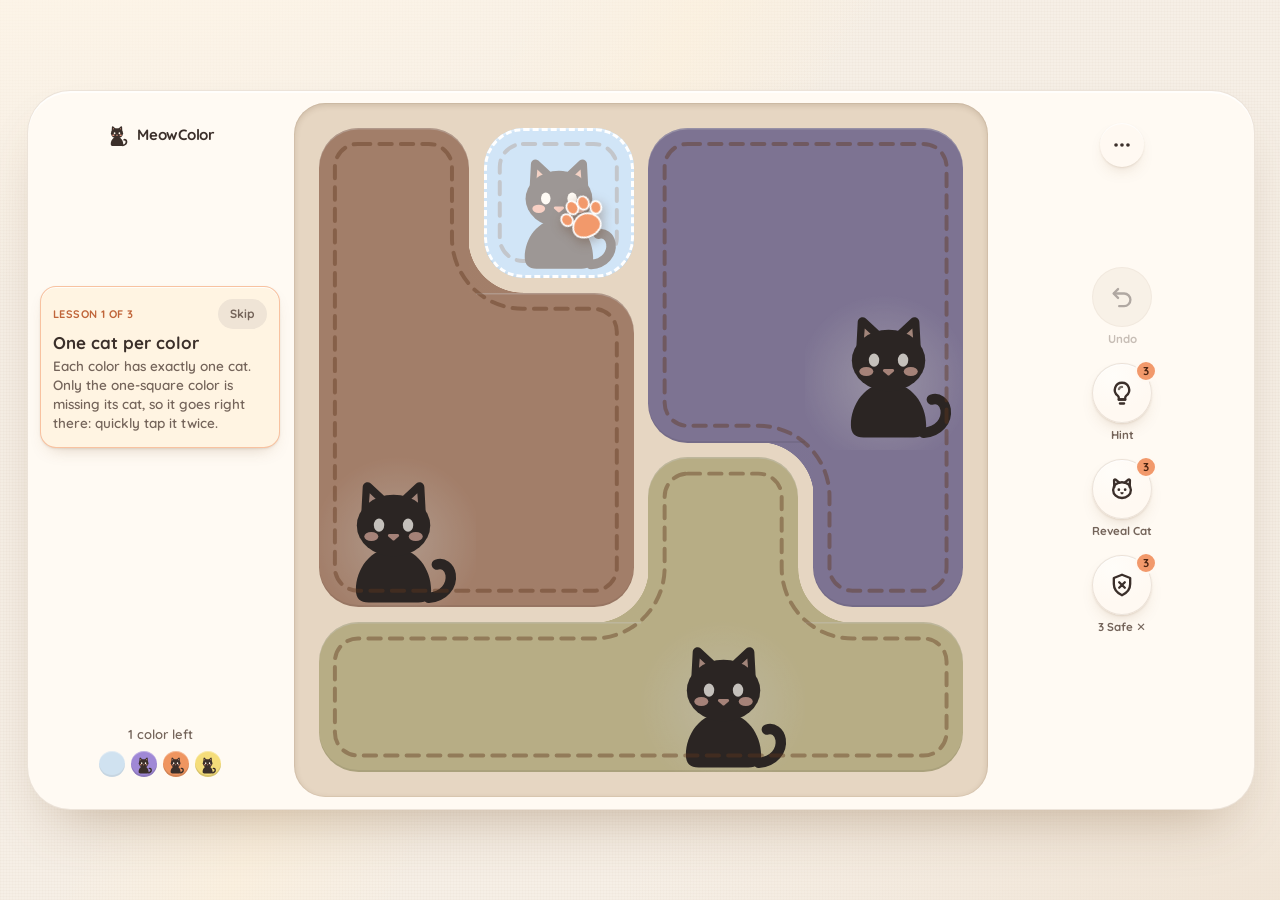
<file: index.html>
﻿<!DOCTYPE html>
<html lang="pt-BR">
<head>
  <meta charset="UTF-8">
  <meta name="viewport" content="width=device-width, initial-scale=1, viewport-fit=cover">
  <meta name="theme-color" content="#f6efe6">
  <!-- CSP: sem script inline (bloqueia XSS por onerror=/<script> injetado); domínios HTTPS ficam livres porque
       o SDK de anúncios da Poki carrega recursos de várias origens. Workers do motor vêm de Blob. -->
  <meta http-equiv="Content-Security-Policy" content="default-src 'self' https:; script-src 'self' https: blob:; worker-src 'self' blob:; style-src 'self' 'unsafe-inline' https:; img-src 'self' data: blob: https:; media-src 'self' data: blob: https:; connect-src 'self' https: wss:; frame-src https: http:; object-src 'none'; base-uri 'none'; form-action 'none'">
  <link rel="icon" type="image/png" href="icons/icon-192.png">
  <title>MeowColor</title>
  <script src="theme.js"></script>
  <link rel="stylesheet" href="style.css">
  <link rel="stylesheet" href="theme-night.css">
  <script src="https://game-cdn.poki.com/scripts/v2/poki-sdk.js"></script>
</head>
<body data-panel="game">
  <!-- ===== Sprite SVG (gato, patinha e ícones). Cores via currentColor e variáveis CSS. ===== -->
  <svg class="sprite" aria-hidden="true" focusable="false" xmlns="http://www.w3.org/2000/svg">
    <defs>
      <!-- Gato sentado (viewBox 64): orelhas, corpo, olhos abertos e olhos felizes ficam separados para animar -->
      <symbol id="cat-ears" viewBox="0 0 64 64">
        <path d="M17.6 25.5 18.4 10.6c.1-1.9 2.2-2.8 3.6-1.6l9 8.4zM46.4 25.5 45.6 10.6c-.1-1.9-2.2-2.8-3.6-1.6l-9 8.4z"/>
        <path style="fill:var(--cat-inner)" d="M21 19.8 21.5 13.4l4.6 4.3zM43 19.8 42.5 13.4l-4.6 4.3z"/>
      </symbol>
      <symbol id="cat-body" viewBox="0 0 64 64">
        <path d="M47.5 59.5c6.8-.6 10.4-5.4 9.7-10.3-.5-3.3-3.3-5.4-6.1-4.4" fill="none" stroke="currentColor" stroke-width="4.6" stroke-linecap="round"/>
        <path d="M32 37.5c-10.3 0-16.6 9.4-16.6 18.6 0 3.6 1.9 5.4 5.6 5.4h22c3.7 0 5.6-1.8 5.6-5.4 0-9.2-6.3-18.6-16.6-18.6z"/>
        <ellipse cx="32" cy="27.6" rx="16.2" ry="13.6"/>
        <ellipse style="fill:var(--cat-blush)" cx="22.2" cy="32.4" rx="3.1" ry="2"/>
        <ellipse style="fill:var(--cat-blush)" cx="41.8" cy="32.4" rx="3.1" ry="2"/>
        <path style="fill:var(--cat-blush)" d="M30.2 31.3h3.6c.6 0 .9.7.5 1.1l-1.8 1.6c-.3.3-.7.3-1 0l-1.8-1.6c-.4-.4-.1-1.1.5-1.1z"/>
      </symbol>
      <symbol id="cat-eyes" viewBox="0 0 64 64">
        <ellipse style="fill:var(--cat-eye)" cx="25.6" cy="27.4" rx="2.3" ry="2.9"/>
        <ellipse style="fill:var(--cat-eye)" cx="38.4" cy="27.4" rx="2.3" ry="2.9"/>
      </symbol>
      <symbol id="cat-happy" viewBox="0 0 64 64">
        <path style="stroke:var(--cat-eye)" d="M22.6 28.6q3-3.8 6 0M35.4 28.6q3-3.8 6 0" fill="none" stroke-width="2.2" stroke-linecap="round"/>
      </symbol>
      <symbol id="cat-sleepy" viewBox="0 0 64 64">
        <path style="stroke:var(--cat-eye)" d="M22.6 27q3 3.2 6 0M35.4 27q3 3.2 6 0" fill="none" stroke-width="2.2" stroke-linecap="round"/>
      </symbol>
      <!-- Patinha (vidas): sem fill/stroke próprios, herda do <use> -->
      <symbol id="i-paw" viewBox="0 0 24 24">
        <path d="M12 21.2c-3.4 0-6.1-1.8-6.1-4.3 0-2.8 2.9-5.6 6.1-5.6s6.1 2.8 6.1 5.6c0 2.5-2.7 4.3-6.1 4.3z"/>
        <ellipse cx="4.8" cy="10.6" rx="2.1" ry="2.5" transform="rotate(-18 4.8 10.6)"/>
        <ellipse cx="9.3" cy="6.4" rx="2.2" ry="2.7" transform="rotate(-6 9.3 6.4)"/>
        <ellipse cx="14.7" cy="6.4" rx="2.2" ry="2.7" transform="rotate(6 14.7 6.4)"/>
        <ellipse cx="19.2" cy="10.6" rx="2.1" ry="2.5" transform="rotate(18 19.2 10.6)"/>
      </symbol>
      <!-- Olhos de gato (vidas no tema Noite) -->
      <symbol id="i-eyes" viewBox="0 0 24 24">
        <path d="M1.8 12.4c2.3-3.7 4.9-5.2 7.5-5.2 1.1 0 1.7 1.2 1.2 2.2l-2 4.9c-.4.9-1.6 1.1-2.3.5z"/>
        <path d="M22.2 12.4c-2.3-3.7-4.9-5.2-7.5-5.2-1.1 0-1.7 1.2-1.2 2.2l2 4.9c.4.9 1.6 1.1 2.3.5z"/>
      </symbol>
      <!-- Ícones de traço (24px, stroke = currentColor) -->
      <symbol id="i-bulb" viewBox="0 0 24 24"><g fill="none" stroke="currentColor" stroke-width="2" stroke-linecap="round" stroke-linejoin="round"><path d="M9.2 17.6h5.6M10.2 21h3.6"/><path d="M12 3.2a6.1 6.1 0 0 0-3.7 11c.7.6 1 1.3 1 2.2v1.2h5.4v-1.2c0-.9.3-1.6 1-2.2A6.1 6.1 0 0 0 12 3.2z"/><path d="M12 6.8a2.8 2.8 0 0 0-2.6 1.9" opacity=".7"/></g></symbol>
      <symbol id="i-catface" viewBox="0 0 24 24"><g fill="none" stroke="currentColor" stroke-width="2" stroke-linecap="round" stroke-linejoin="round"><path d="M5.4 10.4 5.2 4.6c0-.7.8-1.1 1.4-.6l3.1 2.6M18.6 10.4l.2-5.8c0-.7-.8-1.1-1.4-.6l-3.1 2.6"/><path d="M12 6.2c4.6 0 7.6 2.9 7.6 6.6 0 4-3.3 6.9-7.6 6.9s-7.6-2.9-7.6-6.9c0-3.7 3-6.6 7.6-6.6z"/></g><g fill="currentColor"><circle cx="9.3" cy="12.6" r="1.15"/><circle cx="14.7" cy="12.6" r="1.15"/><path d="M11 15.2h2l-1 1z" stroke="currentColor" stroke-width="1" stroke-linejoin="round"/></g></symbol>
      <symbol id="i-shield" viewBox="0 0 24 24"><g fill="none" stroke="currentColor" stroke-width="2" stroke-linecap="round" stroke-linejoin="round"><path d="M12 3.2 19 6v5.2c0 4.3-2.9 7.7-7 9.6-4.1-1.9-7-5.3-7-9.6V6z"/><path d="M9.6 9.6l4.8 4.8M14.4 9.6l-4.8 4.8"/></g></symbol>
      <symbol id="i-more" viewBox="0 0 24 24"><g fill="currentColor"><circle cx="5.5" cy="12" r="2"/><circle cx="12" cy="12" r="2"/><circle cx="18.5" cy="12" r="2"/></g></symbol>
      <symbol id="i-close" viewBox="0 0 24 24"><path d="M6.5 6.5l11 11M17.5 6.5l-11 11" fill="none" stroke="currentColor" stroke-width="2.2" stroke-linecap="round"/></symbol>
      <symbol id="i-back" viewBox="0 0 24 24"><path d="M14.5 5.5 8 12l6.5 6.5" fill="none" stroke="currentColor" stroke-width="2.2" stroke-linecap="round" stroke-linejoin="round"/></symbol>
      <symbol id="i-clock" viewBox="0 0 24 24"><g fill="none" stroke="currentColor" stroke-width="2" stroke-linecap="round" stroke-linejoin="round"><circle cx="12" cy="12.5" r="8"/><path d="M12 8.4v4.3l2.8 1.8"/></g></symbol>
      <symbol id="i-spark" viewBox="0 0 24 24"><path fill="currentColor" d="M12 2.8c.5 0 .8.3.9.8l.8 3.6c.3 1.5 1.5 2.7 3 3l3.6.8c.5.1.8.4.8.9s-.3.8-.8.9l-3.6.8c-1.5.3-2.7 1.5-3 3l-.8 3.6c-.1.5-.4.8-.9.8s-.8-.3-.9-.8l-.8-3.6c-.3-1.5-1.5-2.7-3-3l-3.6-.8c-.5-.1-.8-.4-.8-.9s.3-.8.8-.9l3.6-.8c1.5-.3 2.7-1.5 3-3l.8-3.6c.1-.5.4-.8.9-.8z"/></symbol>
      <symbol id="i-star" viewBox="0 0 24 24"><path d="M12 2.9l2.6 5.6 6.1.7c.6.1.9.9.4 1.3l-4.5 4.2 1.2 6c.1.6-.6 1.1-1.1.8L12 18.4l-5.4 3.1c-.5.3-1.2-.2-1.1-.8l1.2-6-4.5-4.2c-.5-.4-.2-1.2.4-1.3l6.1-.7z"/></symbol>
      <symbol id="i-lock" viewBox="0 0 24 24"><g fill="none" stroke="currentColor" stroke-width="2" stroke-linecap="round" stroke-linejoin="round"><rect x="5" y="10.5" width="14" height="10" rx="3"/><path d="M8.5 10.5V8a3.5 3.5 0 0 1 7 0v2.5"/></g></symbol>
      <symbol id="i-play" viewBox="0 0 24 24"><path fill="currentColor" d="M8 5.6v12.8c0 .8.9 1.3 1.6.9l10-6.4c.6-.4.6-1.3 0-1.7l-10-6.4C8.9 4.3 8 4.8 8 5.6z"/></symbol>
      <symbol id="i-sound" viewBox="0 0 24 24"><g fill="none" stroke="currentColor" stroke-width="2" stroke-linecap="round" stroke-linejoin="round"><path d="M4 9.5h3.2L12 5.6v12.8l-4.8-3.9H4z"/><path d="M15.6 9.3a4 4 0 0 1 0 5.4M18.2 6.8a7.6 7.6 0 0 1 0 10.4"/></g></symbol>
      <symbol id="i-sound-off" viewBox="0 0 24 24"><g fill="none" stroke="currentColor" stroke-width="2" stroke-linecap="round" stroke-linejoin="round"><path d="M4 9.5h3.2L12 5.6v12.8l-4.8-3.9H4z"/><path d="M15.8 9.6l4.8 4.8M20.6 9.6l-4.8 4.8"/></g></symbol>
      <symbol id="i-vibrate" viewBox="0 0 24 24"><g fill="none" stroke="currentColor" stroke-width="2" stroke-linecap="round" stroke-linejoin="round"><rect x="7.5" y="3.5" width="9" height="17" rx="2.4"/><path d="M4 9v6M20 9v6"/></g></symbol>
      <symbol id="i-grid" viewBox="0 0 24 24"><g fill="none" stroke="currentColor" stroke-width="2" stroke-linejoin="round"><rect x="4" y="4" width="6.5" height="6.5" rx="2"/><rect x="13.5" y="4" width="6.5" height="6.5" rx="2"/><rect x="4" y="13.5" width="6.5" height="6.5" rx="2"/><rect x="13.5" y="13.5" width="6.5" height="6.5" rx="2"/></g></symbol>
      <symbol id="i-book" viewBox="0 0 24 24"><g fill="none" stroke="currentColor" stroke-width="2" stroke-linecap="round" stroke-linejoin="round"><path d="M12 6.6C10.3 5 7.9 4.4 4.5 4.6v13.3c3.4-.2 5.8.4 7.5 2 1.7-1.6 4.1-2.2 7.5-2V4.6c-3.4-.2-5.8.4-7.5 2zM12 6.6v13.3"/></g></symbol>
      <symbol id="i-refresh" viewBox="0 0 24 24"><g fill="none" stroke="currentColor" stroke-width="2" stroke-linecap="round" stroke-linejoin="round"><path d="M19.2 12a7.2 7.2 0 1 1-2.1-5.1"/><path d="M19.4 4.6v3.6h-3.6"/></g></symbol>
      <symbol id="i-sun" viewBox="0 0 24 24"><g fill="none" stroke="currentColor" stroke-width="2" stroke-linecap="round"><circle cx="12" cy="12" r="4.2"/><path d="M12 2.8v2.1M12 19.1v2.1M2.8 12h2.1M19.1 12h2.1M5.5 5.5l1.5 1.5M17 17l1.5 1.5M5.5 18.5 7 17M17 7l1.5-1.5"/></g></symbol>
      <symbol id="i-moon" viewBox="0 0 24 24"><path d="M19.6 14.6A8 8 0 0 1 9.4 4.4a8 8 0 1 0 10.2 10.2z" fill="none" stroke="currentColor" stroke-width="2" stroke-linejoin="round"/></symbol>
      <symbol id="i-undo" viewBox="0 0 24 24"><g fill="none" stroke="currentColor" stroke-width="2" stroke-linecap="round" stroke-linejoin="round"><path d="M8.6 5.2 4.8 9l3.8 3.8"/><path d="M5.2 9h8.6a5.4 5.4 0 0 1 0 10.8H9.6"/></g></symbol>
      <symbol id="i-calendar" viewBox="0 0 24 24"><g fill="none" stroke="currentColor" stroke-width="2" stroke-linecap="round" stroke-linejoin="round"><rect x="4" y="5.5" width="16" height="15" rx="3.2"/><path d="M4 10h16M8.5 3.4v4M15.5 3.4v4"/></g></symbol>
      <symbol id="i-flame" viewBox="0 0 24 24"><path fill="currentColor" d="M12.6 2.6c.4 2.6-.6 4.4-2 5.9-1.6 1.7-3.6 3.4-3.6 6.6a5 5 0 0 0 10 .2c0-1.7-.6-3.1-1.4-4.2-.2 1.2-.8 2-1.7 2.4.4-3.2-.3-7-1.3-10.9z"/></symbol>
      <symbol id="i-eraser" viewBox="0 0 24 24"><g fill="none" stroke="currentColor" stroke-width="2" stroke-linecap="round" stroke-linejoin="round"><path d="M9.4 19.5 4.6 14.7a1.6 1.6 0 0 1 0-2.3l7.8-7.8a1.6 1.6 0 0 1 2.3 0l4.7 4.7a1.6 1.6 0 0 1 0 2.3l-7.9 7.9zM20 19.5H9.4M8 10.9l5.1 5.1"/></g></symbol>
    </defs>
  </svg>

  <!-- Barra das páginas (Níveis, Ajuda...): voltar ao jogo + menu. Escondida durante a partida. -->
  <div class="page-bar">
    <button type="button" class="pill-btn back-btn" data-go="game">
      <svg class="ic" aria-hidden="true"><use href="#i-back"/></svg><span data-i18n="menu.back">Voltar ao jogo</span>
    </button>
    <span class="brand brand-small"><svg class="brand-mark" aria-hidden="true" viewBox="0 0 64 64"><use href="#cat-ears"/><use href="#cat-body"/><use href="#cat-eyes"/></svg><span data-i18n="app.name">MeowColor</span></span>
    <button type="button" class="icon-btn" data-menu-toggle aria-label="Abrir menu" data-i18n-attr="aria-label:menu.open" aria-expanded="false" aria-controls="menu-drop">
      <svg class="ic" aria-hidden="true"><use href="#i-more"/></svg>
    </button>
  </div>

  <main>
    <!-- ===== ABA 1: JOGO =====
         Paisagem: trilho esquerdo (HUD) | tabuleiro | trilho direito (menu + power-ups).
         Retrato: HUD no topo, tabuleiro, dock com power-ups embaixo. -->
    <section id="game" class="panel active">
      <div class="tray">
      <div class="side side-l">
        <div class="brand"><svg class="brand-mark" aria-hidden="true" viewBox="0 0 64 64"><use href="#cat-ears"/><use href="#cat-body"/><use href="#cat-eyes"/></svg><span data-i18n="app.name">MeowColor</span></div>
        <div class="hud">
          <div id="level-info" class="hud-item level-info" aria-live="polite" aria-atomic="true">
            <span class="level-info-label" data-i18n="hud.level">Nível</span>
            <span id="level-value" class="level-info-value"></span>
          </div>
          <div id="timer" class="hud-item timer" role="timer" aria-label="Tempo" data-i18n-attr="aria-label:ctrl.timer">
            <svg class="ic" aria-hidden="true"><use href="#i-clock"/></svg><span id="timer-text">00:00</span>
          </div>
          <div id="lives" class="hud-item lives" aria-label="Vidas" data-i18n-attr="aria-label:ctrl.lives"></div>
          <div id="score-info" class="hud-item score-info">
            <span class="level-info-label" data-i18n="hud.score">Pontos</span>
            <span class="score-line"><svg class="ic" aria-hidden="true"><use href="#i-spark"/></svg><span id="score-value" class="level-info-value">0</span></span>
          </div>
        </div>
        <!-- Tutorial: o "treinador" ocupa o lugar do HUD enquanto body.tutoring (ver Tutorial em script.js) -->
        <div id="coach" class="coach" role="region" aria-label="Tutorial" data-i18n-attr="aria-label:tut.aria" hidden>
          <div class="coach-head">
            <span id="coach-step" class="coach-step"></span>
            <button id="coach-skip" type="button" class="coach-skip" data-i18n="tut.skip">Pular</button>
          </div>
          <strong id="coach-title" class="coach-title"></strong>
          <p id="coach-text" class="coach-text" aria-live="polite"></p>
        </div>
        <div class="rack">
          <div id="status" class="status"></div>
          <div id="rack" class="rack-dots" aria-hidden="true"></div>
        </div>
      </div>

      <div class="stage"><div id="board" aria-label="Tabuleiro" data-i18n-attr="aria-label:ctrl.board"></div></div>

      <div class="side side-r">
        <button id="menu-btn" type="button" class="icon-btn menu-btn" data-menu-toggle aria-label="Abrir menu" data-i18n-attr="aria-label:menu.open" aria-expanded="false" aria-controls="menu-drop">
          <svg class="ic" aria-hidden="true"><use href="#i-more"/></svg>
        </button>
        <div class="powerups" id="powerups">
          <div class="powerup-bar" role="group" aria-label="Power-ups" data-i18n-attr="aria-label:item.group">
            <button id="undo-btn" type="button" class="pu-btn pu-undo" aria-label="Desfazer (Ctrl+Z)" data-i18n-attr="aria-label:ctrl.undoAria" disabled><span class="pu-disc"><svg class="pu-icon" aria-hidden="true"><use href="#i-undo"/></svg></span><span class="pu-label" data-i18n="ctrl.undo">Desfazer</span></button>
            <button type="button" class="pu-btn" data-item="hint" aria-label="Dica inteligente"><span class="pu-disc"><svg class="pu-icon" aria-hidden="true"><use href="#i-bulb"/></svg><span class="pu-badge" aria-hidden="true">3</span></span><span class="pu-label" data-i18n="item.hint.label">Dica</span></button>
            <button type="button" class="pu-btn" data-item="revealCat" aria-label="Revelar gato"><span class="pu-disc"><svg class="pu-icon" aria-hidden="true"><use href="#i-catface"/></svg><span class="pu-badge" aria-hidden="true">3</span></span><span class="pu-label" data-i18n="item.revealCat.label">Revelar Gato</span></button>
            <button type="button" class="pu-btn" data-item="safeCross" aria-label="3 X seguros"><span class="pu-disc"><svg class="pu-icon" aria-hidden="true"><use href="#i-shield"/></svg><span class="pu-badge" aria-hidden="true">3</span></span><span class="pu-label" data-i18n="item.safeCross.label">3x Seguros</span></button>
          </div>
        </div>
        <div id="hint-msg" class="hint-msg" role="status" aria-live="polite" hidden></div>
      </div>
      </div>

      <div id="modal" class="modal" role="dialog" aria-modal="true" aria-label="Mensagem do jogo" data-i18n-attr="aria-label:modal.aria"></div>
    </section>

    <!-- ===== ABA: RESOLVE NÍVEL ===== -->
    <!-- ===== MAPA DE NÍVEIS ===== -->
    <section id="levels" class="panel">
      <div class="levels-head">
        <h2 data-i18n="levels.title">Níveis</h2>
        <span id="levels-total" class="levels-total"></span>
      </div>
      <div id="daily-card" class="daily-card"></div>
      <div id="level-map"></div>
    </section>

    <section id="solver" class="panel">
      <aside class="sidebar">
        <div class="controls">
          <label><span data-i18n="solver.size">Tamanho:</span>
            <select id="s-size">
              <option>5</option><option>6</option><option>7</option>
              <option>8</option><option>9</option><option>10</option>
            </select>
          </label>
          <button id="s-clear" data-i18n="ctrl.clear">Limpar</button>
        </div>
        <div class="palette-title" data-i18n="solver.palette">Paleta</div>
        <div id="palette" class="palette" role="radiogroup" aria-label="Paleta de cores" data-i18n-attr="aria-label:solver.paletteAria"></div>
        <p class="palette-hint" data-i18n="solver.paletteHint">Toque em uma cor para selecioná-la; deslize para ver as demais.</p>
        <div id="s-status" class="s-status"></div>
        <button id="s-solve" class="solve-btn" data-i18n="solver.solve" hidden>🐱 Resolver nível</button>
        <p class="hint" data-i18n="solver.draw">Clique ou arraste para pintar o quadro com as cores do seu nível.</p>
      </aside>
      <div class="stage"><div id="sboard" aria-label="Quadro para pintar" data-i18n-attr="aria-label:solver.boardAria"></div></div>
    </section>

    <!-- ===== ABA 2: GUIA HELP ===== -->
    <section id="help" class="panel">
      <article class="doc">
        <h2 data-i18n="guide.title">Guia de estratégias</h2>
        <p class="guide-intro" data-i18n="guide.intro">Use as regras para eliminar possibilidades. Marque ✕ quando tiver certeza de que uma célula não pode receber gato; guarde seus palpites para quando a lógica não avançar.</p>

        <div class="strategy-grid">
          <section class="strategy-card">
            <span class="strategy-number" data-i18n="g1.n">01 · DEDUÇÃO</span>
            <h3 data-i18n="g1.t">Procure uma cor com poucas opções</h3>
            <p data-i18n="g1.p">Uma região precisa receber exatamente um gato. Se só restar uma célula possível naquela cor, ela é obrigatória. Se restarem duas, mantenha as duas possibilidades até outra regra eliminar uma.</p>
            <figure class="example">
              <figcaption data-i18n="g1.cap">Exemplo: a região azul só pode usar uma destas casas.</figcaption>
              <div class="mini-board two-options" role="img" aria-label="Duas células candidatas na região azul" data-i18n-attr="aria-label:g1.aria">
                <span class="candidate blue"></span><span></span><span class="candidate blue"></span><span></span>
              </div>
              <div class="legend"><span><i class="legend-dot blue"></i><span data-i18n="g1.l1">Região azul: 2 candidatas</span></span></div>
            </figure>
          </section>

          <section class="strategy-card">
            <span class="strategy-number" data-i18n="g2.n">02 · BLOQUEIO</span>
            <h3 data-i18n="g2.t">Cor presa em uma linha ou coluna</h3>
            <p data-i18n="g2.p">Se todas as posições possíveis de uma cor estão na mesma linha, essa linha já terá seu gato naquela região. Elimine com ✕ as outras cores nas demais casas da linha. A mesma lógica vale para uma coluna.</p>
            <figure class="example">
              <figcaption data-i18n="g2.cap">A região azul só cabe na linha destacada; as outras casas da linha ficam bloqueadas.</figcaption>
              <div class="mini-board four-cells" role="img" aria-label="Candidatas da região azul e casas bloqueadas na mesma linha" data-i18n-attr="aria-label:g2.aria">
                <span class="candidate blue"></span><span class="candidate blue"></span><span class="eliminated">✕</span><span class="eliminated">✕</span>
              </div>
              <div class="legend"><span><i class="legend-dot blue"></i><span data-i18n="g2.l1">Candidatas azuis</span></span><span><i class="legend-cross">✕</i><span data-i18n="g2.l2">Outras cores eliminadas</span></span></div>
            </figure>
          </section>

          <section class="strategy-card">
            <span class="strategy-number" data-i18n="g3.n">03 · PARES</span>
            <h3 data-i18n="g3.t">Duas cores reservam duas linhas</h3>
            <p data-i18n="g3.p">Se duas cores só podem aparecer em duas mesmas linhas, elas ocuparão essas duas linhas — uma em cada. Nenhuma outra cor pode ficar nelas. Marque ✕ nas demais candidatas dessas linhas.</p>
            <figure class="example">
              <figcaption data-i18n="g3.cap">As regiões azul e dourada estão restritas às linhas A e B.</figcaption>
              <div class="pair-demo" role="img" aria-label="Duas linhas reservadas às regiões azul e dourada; candidatas de outras cores eliminadas" data-i18n-attr="aria-label:g3.aria">
                <span class="row-label">A</span><span class="candidate blue">A</span><span class="candidate gold">B</span><span class="eliminated">✕</span><span class="eliminated">✕</span>
                <span class="row-label">B</span><span class="candidate blue">A</span><span class="candidate gold">B</span><span class="eliminated">✕</span><span class="eliminated">✕</span>
              </div>
              <div class="legend"><span><i class="legend-dot blue"></i><span data-i18n="g3.l1">Azul</span></span><span><i class="legend-dot gold"></i><span data-i18n="g3.l2">Dourada</span></span><span><i class="legend-cross">✕</i><span data-i18n="g3.l3">Outras cores</span></span></div>
            </figure>
          </section>

          <section class="strategy-card">
            <span class="strategy-number" data-i18n="g4.n">04 · INTERSEÇÃO</span>
            <h3 data-i18n="g4.t">Região alinhada com uma linha</h3>
            <p data-i18n="g4.p">O raciocínio também funciona ao contrário: se, dentro de uma região, as candidatas estão todas na mesma linha ou coluna, essa linha ou coluna não pode receber outro gato daquela região fora dela.</p>
            <figure class="example">
              <figcaption data-i18n="g4.cap">As duas candidatas da região verde estão na linha; a candidata fora dela é impossível.</figcaption>
              <div class="mini-board four-cells" role="img" aria-label="Duas candidatas verdes na mesma linha e uma candidata eliminada fora da região" data-i18n-attr="aria-label:g4.aria">
                <span class="candidate green"></span><span class="candidate green"></span><span></span><span class="eliminated">✕</span>
              </div>
              <div class="legend"><span><i class="legend-dot green"></i><span data-i18n="g4.l1">Região verde alinhada</span></span><span><i class="legend-cross">✕</i><span data-i18n="g4.l2">Eliminada pela interseção</span></span></div>
            </figure>
          </section>

          <section class="strategy-card">
            <span class="strategy-number" data-i18n="g5.n">05 · VIZINHANÇA</span>
            <h3 data-i18n="g5.t">Use o espaço ao redor de um gato</h3>
            <p data-i18n="g5.p">Depois de confirmar um gato, elimine as casas da mesma linha, coluna e cor. Também elimine as casas vizinhas, inclusive diagonais. Assim os gatos não se encostam.</p>
            <figure class="example">
              <figcaption data-i18n="g5.cap">Um gato bloqueia as casas ao redor (incluindo diagonais).</figcaption>
              <div class="mini-board neighborhood" role="img" aria-label="Gato no centro e casas vizinhas bloqueadas" data-i18n-attr="aria-label:g5.aria">
                <span class="blocked">×</span><span class="blocked">×</span><span class="blocked">×</span>
                <span class="blocked">×</span><span class="cat-cell"><svg class="mini-cat" aria-hidden="true" viewBox="0 0 64 64"><use href="#cat-ears"/><use href="#cat-body"/><use href="#cat-eyes"/></svg></span><span class="blocked">×</span>
                <span class="blocked">×</span><span class="blocked">×</span><span class="blocked">×</span>
              </div>
              <div class="legend"><span><i class="legend-cross">×</i><span data-i18n="g5.l1">Casas que não podem receber outro gato</span></span></div>
            </figure>
          </section>

          <section class="strategy-card probability-card">
            <span class="strategy-number" data-i18n="g6.n">06 · ESCOLHA</span>
            <h3 data-i18n="g6.t">Se travar, priorize a região mais limitada</h3>
            <p data-i18n="g6.p">Conte as candidatas que ainda restam para cada cor. Tente deduzir primeiro a cor com menos opções: cada exclusão afeta linhas, colunas, regiões e vizinhanças. Isso é uma heurística, não uma garantia de que uma casa isolada seja mais provável.</p>
            <div class="guide-note" data-i18n-html="g6.note"><strong>Importante:</strong> não escolha só pela aparência ou por “chance”. As candidatas não têm necessariamente probabilidades iguais; prefira uma dedução que respeite todas as regras.</div>
          </section>
        </div>

        <div class="guide-note guide-summary" data-i18n-html="guide.summary"><strong>Ordem prática:</strong> confira as regras de cada gato confirmado → procure cores com uma única opção → procure linhas ou colunas com uma única opção → aplique bloqueios, pares e interseções → só então avalie uma tentativa.</div>
      </article>
    </section>

    <!-- ===== ABA 3: WIKI ===== -->
    <section id="wiki" class="panel" lang="pt-BR">
      <article class="doc">
        <h2>Documentação Algorítmica</h2>
        <p>Este artigo explica, passo a passo, como o MeowColor gera tabuleiros infinitos e válidos. O código correspondente está em <code>engine.js</code>.</p>

        <nav>
          <strong>Sumário</strong>
          <ul>
            <li><a href="#w-problema">1. O problema</a></li>
            <li><a href="#w-backtracking">2. Backtracking</a></li>
            <li><a href="#w-regioes">3. Geração das regiões</a></li>
            <li><a href="#w-unicidade">4. Solução única</a></li>
            <li><a href="#w-grafos">5. Grafos</a></li>
            <li><a href="#w-estudo">6. Como estudar grafos</a></li>
          </ul>
        </nav>

        <h3 id="w-problema">1. O problema</h3>
        <p>Dado um tabuleiro <em>N × N</em> dividido em <em>N</em> regiões coloridas conexas, devemos colocar exatamente <em>N</em> gatos tais que:</p>
        <ul>
          <li>há exatamente um gato em cada <strong>linha</strong>;</li>
          <li>há exatamente um gato em cada <strong>coluna</strong>;</li>
          <li>há exatamente um gato em cada <strong>região</strong>;</li>
          <li>dois gatos <strong>nunca se tocam</strong>, nem na diagonal (vizinhança de 8 direções).</li>
        </ul>
        <p>Isso é uma instância do <strong>Problema da Cobertura Exata (Exact Cover)</strong>: temos um conjunto de "restrições" (linha 0, linha 1, ..., coluna 0, ..., região 0, ...) e cada posição candidata <code>(r, c)</code> cobre três restrições ao mesmo tempo (sua linha, sua coluna e sua região). Queremos escolher posições de modo que <em>cada restrição seja coberta exatamente uma vez</em>. A restrição de não-adjacência é uma regra extra de exclusão entre candidatas.</p>
        <p>O algoritmo clássico para Cobertura Exata é o <strong>Algoritmo X de Knuth</strong>, implementado com <em>Dancing Links</em> (listas duplamente encadeadas circulares que permitem remover e restaurar colunas em O(1)). Para tabuleiros tão pequenos (N ≤ 10), um backtracking direto, especializado, é mais simples e mais que suficiente.</p>

        <h3 id="w-backtracking">2. Backtracking: posicionando os gatos</h3>
        <h4>A ideia</h4>
        <p>Backtracking é uma busca em profundidade sobre o <em>espaço de decisões</em>. Construímos a solução aos poucos; se uma escolha parcial leva a um beco sem saída, <strong>desfazemos</strong> a última decisão e tentamos outra.</p>
        <h4>Como foi montado</h4>
        <p>Em vez de testar todas as <em>N²</em> células, usamos a restrição "um gato por linha" para <em>embutir</em> a regra na estrutura: a recursão decide <strong>a coluna do gato de cada linha</strong>, uma linha por nível. O estado é só um vetor <code>cols[row]</code>. Assim, "uma por linha" é garantido por construção, e só verificamos:</p>
        <ol>
          <li><strong>Coluna livre:</strong> um <code>Set</code> (<code>usedCols</code>) com as colunas já usadas — teste O(1).</li>
          <li><strong>Sem toque:</strong> como a linha anterior é a única que pode ser vizinha, basta <code>|cols[row-1] − c| &gt; 1</code>. Isso cobre diagonais e a vertical (a vertical já é barrada pela coluna).</li>
        </ol>
<pre><code>solve(row):
  se row == N: retorne verdadeiro            // caso base
  para cada coluna c (em ordem aleatória):
      se c usada ou encosta na linha anterior: continue
      cols[row] = c; marque c                // ESCOLHE
      se solve(row + 1): retorne verdadeiro  // EXPLORA
      desmarque c; cols[row] = -1            // DESFAZ (backtrack)
  retorne falso                              // beco sem saída</code></pre>
        <p><strong>Aleatoriedade:</strong> embaralhamos a ordem das colunas (Fisher-Yates) a cada nível, assim cada chamada produz uma configuração diferente — origem dos "níveis infinitos".</p>
        <p><strong>Complexidade:</strong> no pior caso é O(N!) (o número de permutações), porém a poda pela regra de adjacência corta a árvore drasticamente; para N ≤ 10 é instantâneo.</p>
        <div class="note">Nota: o resultado é uma permutação de colunas. Para N=1 há solução; para N=2 e N=3 não existe nenhuma (por isso o menor tamanho oferecido é 5).</div>

        <h3 id="w-regioes">3. Como as regiões coloridas são criadas</h3>
        <p>Desenhar regiões primeiro e depois procurar gatos seria difícil: quase nenhum mapa teria solução. Fazemos o <strong>processo inverso</strong>: com os gatos já posicionados, cada gato vira a <em>semente</em> de uma região, que então cresce até cobrir o tabuleiro. A solução existe por construção — cada região contém exatamente o gato que a originou.</p>
        <h4>O algoritmo (crescimento multi-fonte, estilo Flood Fill / BFS randomizada)</h4>
        <ol>
          <li>Crie uma matriz <code>regions</code> preenchida com <code>-1</code> ("livre").</li>
          <li>Para cada gato na linha <em>r</em>, marque <code>regions[r][col] = r</code> e coloque a célula na <em>fronteira</em> da região <em>r</em>.</li>
          <li>Enquanto restarem células livres: sorteie uma região; sorteie uma célula da fronteira dela; olhe os 4 vizinhos ortogonais; se algum estiver livre, sorteie um e anexe-o à região (e à fronteira). Se nenhum estiver livre, remova a célula da fronteira.</li>
        </ol>
        <p>Um Flood Fill comum pinta <em>uma</em> área a partir de um ponto. Aqui rodamos N preenchimentos <strong>em paralelo e competindo</strong> pelas mesmas células; a escolha aleatória de região e vizinho dá formas orgânicas e irregulares. Como só anexamos células <em>adjacentes</em> a algo já na região, cada região é garantidamente <strong>conexa</strong>. O laço termina porque cada iteração ou pinta uma célula nova ou reduz a fronteira.</p>
        <p>As cores vêm de uma paleta indexada pelo id da região; as bordas grossas são desenhadas onde o vizinho tem id diferente.</p>

        <h3 id="w-unicidade">4. Garantindo solução única</h3>
        <p>Um mapa gerado dessa forma pode ter <em>mais de uma</em> solução válida, o que frustra o jogador. Por isso, depois de gerar as regiões, rodamos <code>countSolutions</code>: o mesmo backtracking, agora com a restrição extra de região (<code>usedRegs</code>), que <strong>para ao encontrar 2 soluções</strong>. Se o total for 1, o nível é aceito; senão, geramos outro (até 300 tentativas). Esse é o padrão "gerar e testar".</p>

        <h3 id="w-grafos">5. Grafos</h3>
        <h4>5.1 O que é um grafo?</h4>
        <p>Um <strong>grafo</strong> <em>G = (V, E)</em> é formado por um conjunto de <strong>vértices</strong> (ou nós) <em>V</em> e um conjunto de <strong>arestas</strong> <em>E</em>, cada uma ligando dois vértices. Pense em cidades (vértices) e estradas (arestas), pessoas e amizades, páginas web e links.</p>
        <ul>
          <li><strong>Não-direcionado</strong>: a aresta vale nos dois sentidos (amizade). <strong>Direcionado</strong>: tem sentido (seguir alguém).</li>
          <li><strong>Ponderado</strong>: as arestas têm custo (distância). <strong>Não-ponderado</strong>: todas valem o mesmo.</li>
          <li><strong>Grau</strong> de um vértice: número de arestas incidentes.</li>
          <li><strong>Caminho</strong>: sequência de vértices ligados por arestas. <strong>Ciclo</strong>: caminho que volta ao início.</li>
          <li><strong>Conexo</strong>: existe caminho entre quaisquer dois vértices. <strong>Componente conexa</strong>: pedaço máximo conexo.</li>
          <li><strong>Árvore</strong>: grafo conexo sem ciclos. <strong>DAG</strong>: grafo direcionado acíclico.</li>
        </ul>

        <h4>5.2 Como representar um grafo no computador</h4>
        <table>
          <tr><th>Representação</th><th>Memória</th><th>Aresta (u,v)?</th><th>Vizinhos de u</th><th>Quando usar</th></tr>
          <tr><td>Matriz de adjacência</td><td>O(V²)</td><td>O(1)</td><td>O(V)</td><td>Grafos densos</td></tr>
          <tr><td>Lista de adjacência</td><td>O(V+E)</td><td>O(grau)</td><td>O(grau)</td><td>Grafos esparsos (o mais comum)</td></tr>
          <tr><td>Lista de arestas</td><td>O(E)</td><td>O(E)</td><td>O(E)</td><td>Kruskal, ordenar arestas</td></tr>
        </table>

        <h4>5.3 Modelando uma matriz 2D como um grafo</h4>
        <p>O tabuleiro do MeowColor é um <strong>grafo-grade (grid graph)</strong>:</p>
        <ul>
          <li>cada <strong>célula</strong> <code>(r, c)</code> é um <strong>vértice</strong>;</li>
          <li>há uma <strong>aresta</strong> entre células <strong>vizinhas</strong>: cima, baixo, esquerda, direita (conectividade-4). Com as diagonais, seria conectividade-8.</li>
        </ul>
        <p>Note que <strong>não construímos a lista de adjacência</strong>. Ela é <em>implícita</em>: os vizinhos de <code>(r, c)</code> são calculados na hora somando os deslocamentos <code>[[1,0],[-1,0],[0,1],[0,-1]]</code> e descartando o que sai dos limites. Isso economiza memória e é o truque padrão em problemas de grade.</p>
        <p>Exemplo 3×3 — os vértices e as arestas do centro:</p>
<pre><code>(0,0)─(0,1)─(0,2)
  │     │     │
(1,0)─(1,1)─(1,2)      vizinhos de (1,1): (0,1), (2,1), (1,0), (1,2)
  │     │     │
(2,0)─(2,1)─(2,2)      grau: cantos = 2, bordas = 3, centro = 4</code></pre>
        <p>Uma <strong>região colorida</strong> do jogo é exatamente uma <strong>componente conexa</strong> de um subgrafo: o conjunto de células com o mesmo id, ligadas por vizinhança.</p>

        <h4>5.4 DFS e BFS: percorrendo o grafo</h4>
        <p>Ambos visitam todos os vértices alcançáveis a partir de uma origem, usando um conjunto <code>visitado</code> para não repetir. Diferem na estrutura que guarda os "próximos":</p>
        <table>
          <tr><th></th><th>BFS (largura)</th><th>DFS (profundidade)</th></tr>
          <tr><td>Estrutura</td><td>Fila (FIFO)</td><td>Pilha (LIFO) ou recursão</td></tr>
          <tr><td>Ordem</td><td>Por "camadas" de distância</td><td>Vai fundo e depois retrocede</td></tr>
          <tr><td>Complexidade</td><td colspan="2">O(V + E) ambos</td></tr>
          <tr><td>Bom para</td><td>Menor caminho sem pesos, distância</td><td>Componentes, ciclos, ordenação topológica, backtracking</td></tr>
        </table>
<pre><code>BFS(origem):
  fila = [origem]; visitado = {origem}
  enquanto fila não vazia:
      u = fila.remove_primeiro()
      para cada vizinho v de u:
          se v não visitado: marque v; fila.adicione(v)</code></pre>
        <h4>5.5 Como isso cria as regiões do jogo</h4>
        <p>Nosso crescimento de regiões é uma <strong>BFS/DFS multi-fonte</strong>: em vez de uma origem, temos N (os gatos). Cada região possui sua própria <em>fronteira</em> (o equivalente da fila/pilha). Se sempre retirássemos o primeiro elemento da fronteira, teríamos BFS pura: regiões em forma de "losangos" crescendo por camadas. Se sempre retirássemos o último, tenderíamos a DFS: regiões compridas e tortuosas. <strong>Sortear</strong> o elemento da fronteira (nosso caso) mistura os dois comportamentos e produz formas orgânicas.</p>
        <p>E o <strong>backtracking</strong> da seção 2? Ele também é uma DFS — não sobre a grade, mas sobre o <em>grafo de estados</em> da busca (cada vértice é uma configuração parcial; as arestas são "colocar um gato na próxima linha"). Retroceder é voltar na DFS. Grafos aparecem em todo lugar, mesmo quando não estão desenhados.</p>

        <h4>5.6 Aplicações além do jogo</h4>
        <ul>
          <li>Mapas e GPS (Dijkstra, A*), redes sociais (recomendação, comunidades).</li>
          <li>Compiladores e builds (ordenação topológica de dependências).</li>
          <li>Redes de computadores, roteamento e fluxo máximo.</li>
          <li>Editores de imagem ("balde de tinta" é um Flood Fill), IA de jogos.</li>
        </ul>

        <h3 id="w-estudo">6. Guia para iniciantes: como começar a estudar Teoria dos Grafos</h3>
        <ol>
          <li><strong>Pré-requisitos:</strong> arrays/listas, laços, funções, recursão, e noções de conjuntos, mapas (dicionários), pilha e fila.</li>
          <li><strong>Vocabulário:</strong> vértice, aresta, grau, caminho, ciclo, conexo, árvore, direcionado, ponderado.</li>
          <li><strong>Representações:</strong> implemente uma lista de adjacência e uma matriz de adjacência à mão, em sua linguagem favorita.</li>
          <li><strong>BFS e DFS:</strong> o alicerce de tudo. Pratique em grades: contar ilhas, labirinto (menor caminho com BFS), flood fill, componentes conexas.</li>
          <li><strong>Aplicações diretas:</strong> detecção de ciclo, ordenação topológica, verificação de grafo bipartido (2-coloração).</li>
          <li><strong>Caminhos mínimos:</strong> BFS (sem pesos) → Dijkstra (pesos não-negativos, com fila de prioridade) → Bellman-Ford → Floyd-Warshall.</li>
          <li><strong>Árvores geradoras mínimas:</strong> Kruskal (com Union-Find/DSU) e Prim.</li>
          <li><strong>Tópicos avançados:</strong> componentes fortemente conexas (Tarjan/Kosaraju), fluxo máximo (Ford-Fulkerson/Dinic), emparelhamento, LCA.</li>
          <li><strong>Prática constante:</strong> resolva 2–3 problemas por semana em LeetCode, Codeforces, AtCoder, CSES ou URI/beecrowd, sempre começando pelos tags "graph", "bfs" e "dfs".</li>
          <li><strong>Material:</strong> <em>Introduction to Algorithms</em> (CLRS, cap. 20-22), <em>Algorithms</em> (Sedgewick &amp; Wayne), <em>Competitive Programmer's Handbook</em> (gratuito), visualizações em visualgo.net.</li>
        </ol>
        <div class="note">Dica de ouro: antes de codar um problema, pergunte-se "quem são os vértices? quem são as arestas?". Modelar corretamente costuma ser 80% da solução.</div>
        <p><strong>Exercício sugerido:</strong> altere <code>growRegions</code> para sempre tirar a <em>primeira</em> célula da fronteira (BFS pura) e depois a <em>última</em> (DFS-like), e observe como o formato das regiões muda.</p>
      </article>
    </section>
  </main>

  <!-- ===== Menu ⋯ (sobreposto): abas, ajustes, idioma e regras. Cartão central na paisagem, folha de baixo no retrato. ===== -->
  <div class="menu-scrim" data-menu-close></div>
  <div id="menu-drop" class="menu-drop" role="dialog" aria-modal="true" aria-labelledby="menu-title" inert>
    <div class="menu-head">
      <span class="brand"><svg class="brand-mark" aria-hidden="true" viewBox="0 0 64 64"><use href="#cat-ears"/><use href="#cat-body"/><use href="#cat-eyes"/></svg><span id="menu-title" data-i18n="app.name">MeowColor</span></span>
      <button type="button" class="icon-btn" data-menu-close aria-label="Fechar menu" data-i18n-attr="aria-label:menu.close">
        <svg class="ic" aria-hidden="true"><use href="#i-close"/></svg>
      </button>
    </div>

    <div class="tabs" role="tablist">
      <button type="button" class="tab active" data-target="game"><svg class="ic" aria-hidden="true"><use href="#i-play"/></svg><span data-i18n="tab.game">Jogar</span></button>
      <button type="button" class="tab" data-target="levels"><svg class="ic" aria-hidden="true"><use href="#i-grid"/></svg><span data-i18n="tab.levels">Níveis</span></button>
      <button type="button" class="tab" data-target="help"><svg class="ic" aria-hidden="true"><use href="#i-book"/></svg><span data-i18n="tab.help">Guia Help</span></button>
      <button type="button" class="tab" data-target="solver" data-dev><span data-i18n="tab.solver">Resolve Nível</span></button>
      <button type="button" class="tab" data-target="wiki" data-dev><span>Documentação Algorítmica</span></button>
    </div>

    <section class="menu-sec">
      <h3 class="menu-sec-title" data-i18n="menu.play">Partida</h3>
      <div class="controls">
        <label class="field"><span data-i18n="ctrl.size">Tamanho:</span>
          <select id="size">
            <option>5</option><option>6</option><option selected>7</option>
            <option>8</option><option>9</option><option>10</option>
          </select>
        </label>
        <button id="daily-btn" type="button" class="pill-btn" data-menu-close><svg class="ic" aria-hidden="true"><use href="#i-calendar"/></svg><span data-i18n="daily.menu">Desafio diário</span></button>
        <button id="new" type="button" class="pill-btn" data-menu-close><svg class="ic" aria-hidden="true"><use href="#i-refresh"/></svg><span data-i18n="ctrl.new">Novo jogo</span></button>
        <button id="clear" type="button" class="pill-btn" data-menu-close><svg class="ic" aria-hidden="true"><use href="#i-eraser"/></svg><span data-i18n="ctrl.clear">Limpar</span></button>
      </div>
    </section>

    <section class="menu-sec">
      <h3 class="menu-sec-title" data-i18n="menu.settings">Ajustes</h3>
      <div class="settings">
        <button id="sound-btn" type="button" class="set-row" aria-pressed="true">
          <svg class="ic ic-on" aria-hidden="true"><use href="#i-sound"/></svg><svg class="ic ic-off" aria-hidden="true"><use href="#i-sound-off"/></svg>
          <span class="set-label">Som</span><span class="set-switch" aria-hidden="true"></span>
        </button>
        <button id="haptics-btn" type="button" class="set-row" aria-pressed="true">
          <svg class="ic" aria-hidden="true"><use href="#i-vibrate"/></svg>
          <span class="set-label">Vibração</span><span class="set-switch" aria-hidden="true"></span>
        </button>
      </div>
      <div class="theme-switch" role="group" data-i18n-attr="aria-label:theme.group" aria-label="Tema">
        <button type="button" class="theme-btn" data-theme-set="cozy" aria-pressed="false"><svg class="ic" aria-hidden="true"><use href="#i-sun"/></svg><span data-i18n="theme.cozy">Aconchego</span></button>
        <button type="button" class="theme-btn" data-theme-set="night" aria-pressed="false"><svg class="ic" aria-hidden="true"><use href="#i-moon"/></svg><span data-i18n="theme.night">Noite</span></button>
      </div>
      <div class="lang-switch" role="group" data-i18n-attr="aria-label:lang.group" aria-label="Idioma">
        <button type="button" class="lang-btn" data-lang="pt" lang="pt" data-i18n-attr="aria-label:lang.pt;title:lang.pt" aria-label="Português" title="Português">PT</button>
        <button type="button" class="lang-btn" data-lang="en" lang="en" data-i18n-attr="aria-label:lang.en;title:lang.en" aria-label="English" title="English">EN</button>
        <button type="button" class="lang-btn" data-lang="es" lang="es" data-i18n-attr="aria-label:lang.es;title:lang.es" aria-label="Español" title="Español">ES</button>
      </div>
    </section>

    <section class="menu-sec">
      <h3 class="menu-sec-title" data-i18n="menu.rules">Como jogar</h3>
      <ul class="rules">
        <li data-i18n="rules.color">Um gato por cor</li>
        <li data-i18n="rules.line">Um gato por linha e coluna</li>
        <li data-i18n="rules.touch">Os gatos não podem se encostar</li>
      </ul>
      <p class="hint" data-i18n-html="ctrl.tapHint">Clique: marca ✕<br>Duplo clique: coloca um gato</p>
      <button id="tut-replay" type="button" class="pill-btn tut-replay" data-menu-close><svg class="ic" aria-hidden="true"><use href="#i-play"/></svg><span data-i18n="tut.replay">Ver tutorial</span></button>
    </section>

    <div class="reveal-wrap"><button id="reveal" type="button" class="link-btn" data-menu-close data-i18n="ctrl.reveal">Revelar solução</button>
      <div class="dev-card" data-dev>
        <label class="dev-head"><span>🛠️ Modo Dev</span><input type="checkbox" id="dev" class="switch" aria-label="Modo Dev"></label>
        <div class="dev-body">
          <p class="dev-note" id="dev-note" hidden>♾️ Vidas infinitas</p>
          <label class="dev-opt" id="auto-x-wrap" hidden><span>✕ ao redor do gato</span><input type="checkbox" id="auto-x" class="switch" checked></label>
          <label class="dev-opt" id="auto-color-wrap" hidden><span>✕ na cor do gato</span><input type="checkbox" id="auto-color" class="switch" checked></label>
          <button id="find-cat" type="button" class="dev-btn" data-menu-close hidden>🔎 Achar um gato</button>
        </div>
        <details class="dev-tune">
          <summary>🎚️ Visual / desempenho</summary>
          <div class="dev-tune-body" id="dev-tune-body">
            <label class="dev-opt"><span>Medidor de quadros</span><input type="checkbox" id="dev-fps-on" class="switch"></label>
            <div class="dev-tune-btns"><button type="button" class="dev-btn" id="dev-tune-copy">📋 Copiar valores</button><button type="button" class="dev-btn" id="dev-tune-reset">↺ Padrão</button></div>
          </div>
        </details>
      </div>
    </div>
  </div>

  <script src="engine.js"></script>
  <script src="infinite.js"></script>
  <script src="levels.js"></script>
  <script src="levels/manifest.js"></script>
  <script src="progress.js"></script>
  <script src="i18n.js"></script>
  <script src="audio.js"></script>
  <script src="ads.js"></script>
  <script src="script.js"></script>
</body>
</html>
</file>
<file: style.css>
/* =====================================================================
 * MeowColor · "Almofada ao sol" (Cozy Minimal / Soft Pastel)
 * Tarde de domingo, manta de linho e luz dourada pela janela.
 * Tabuleiro = almofada capitonê: moldura de linho com pesponto tracejado
 * e células "estofadas" (brilho em cima, sombra embaixo).
 * ===================================================================== */

/* ---------- Fonte self-hosted (Quicksand variável, OFL: fonts/OFL.txt) ---------- */
@font-face {
  font-family: "Quicksand";
  src: url("fonts/quicksand-latin-wght.woff2") format("woff2");
  font-weight: 300 700;
  font-style: normal;
  font-display: swap;
  unicode-range: U+0000-00FF, U+0131, U+0152-0153, U+02BB-02BC, U+02C6, U+02DA, U+02DC, U+0304, U+0308, U+0329, U+2000-206F, U+20AC, U+2122, U+2191, U+2193, U+2212, U+2215, U+FEFF, U+FFFD;
}

/* Medidas do layout registradas como <length>: são calculadas uma vez (em #game, relativo a <main>)
 * e herdadas em px. Assim as unidades cq não mudam de referência dentro de outros containers. */
@property --board { syntax: "<length>"; inherits: true; initial-value: 0px; }
@property --frame { syntax: "<length>"; inherits: true; initial-value: 0px; }
@property --rail  { syntax: "<length>"; inherits: true; initial-value: 96px; }

/* ---------- Tokens ---------- */
:root {
  /* superfícies */
  --bg: #f6efe6;                     /* creme quente */
  --bg-light: #fff6e8;               /* luz da janela */
  --bg-shade: #efe2d2;
  --surface-1: #fff9f2;              /* cartões, trilhos */
  --surface-2: #efe4d6;              /* botões em repouso */
  --surface-3: #e5d6c3;              /* hover / pressionado / vazio */
  --line: rgba(122, 86, 58, .14);
  --line-strong: rgba(122, 86, 58, .26);

  /* texto (marrom café, não preto) */
  --text-1: #3b2f2a;
  --text-2: #74645a;                 /* AA sobre --bg e --surface-1 */
  --text-3: #b3a395;

  /* acentos */
  --accent: #f2996b;                 /* pêssego */
  --accent-soft: #fde4d4;
  --accent-deep: #c0653a;            /* texto grande / foco */
  --accent-ink: #4a2412;             /* texto sobre o pêssego */
  --honey: #f2b84b;                  /* estrelas */
  --danger: #e06c6c;
  --danger-soft: #f8dcd7;
  --danger-ink: #a63a3a;
  --success: #7fb77e;

  /* tabuleiro */
  --board-frame: #e6d6c2;            /* mesa de feltro cru (aparece nas valas entre regiões) */
  --board-seam: #b99d82;             /* vinco fundo entre os retalhos */
  --stitch: rgba(140, 98, 64, .5);   /* pesponto */
  --tray: #fffaf3;                   /* bandeja que junta HUD, tabuleiro e ajudas */
  --shadow-tray: 0 30px 60px -28px rgba(120, 80, 40, .42), 0 2px 0 rgba(255, 255, 255, .8) inset;
  --x-ink: rgba(59, 47, 42, .6);
  --x-wrong: #b23e3e;
  --cat-ink: #3b2f2a;
  --cat-eye: #fff6ea;
  --cat-inner: #e9a58a;
  --cat-blush: #f0a089;

  /* forma, sombra, movimento */
  --radius-s: 10px;
  --radius-m: 16px;
  --radius-l: 24px;
  --radius-pill: 999px;
  --shadow-soft: 0 1px 0 rgba(255, 255, 255, .8) inset, 0 8px 18px -10px rgba(120, 80, 40, .35), 0 1px 2px rgba(120, 80, 40, .12);
  --shadow-press: 0 1px 0 rgba(255, 255, 255, .6) inset, 0 2px 6px -3px rgba(120, 80, 40, .3);
  --shadow-board: 0 18px 40px -12px rgba(120, 80, 40, .25), 0 3px 8px -4px rgba(120, 80, 40, .18);
  --shadow-pop: 0 28px 60px -20px rgba(90, 55, 25, .42), 0 4px 14px -6px rgba(90, 55, 25, .2);
  --ease-out: cubic-bezier(.22, 1, .36, 1);
  --ease-spring: cubic-bezier(.34, 1.56, .64, 1);
  --ease-soft: cubic-bezier(.45, 0, .25, 1);

  /* efeitos leves (sem filter/blend no tabuleiro); ajustáveis no painel 🎚️ do Modo Dev */
  --felt-a: .14;                     /* textura do feltro, tema claro */
  --felt-a-night: .04;               /* textura do feltro, tema noite */
  --night-dim: 91%;                  /* cor da peça no noite (resto: mesa escura) */
  --x-edge-w: 6.4;                   /* contorno do ✕ no tema claro */
  --x-edge-a: .4;
  --wave-glow: .18;                  /* brilho máximo da onda */
  --lit-mix: 6%;                     /* quanto a região com gato clareia (tema claro) */
  --scrim-a-night: .68;              /* fundo do menu no noite */

  --font: "Quicksand", ui-rounded, "SF Pro Rounded", "Nunito", "Segoe UI", system-ui, sans-serif;
  --paw-mask: url("data:image/svg+xml,%3Csvg xmlns='http://www.w3.org/2000/svg' viewBox='0 0 24 24'%3E%3Cpath d='M12 21.2c-3.4 0-6.1-1.8-6.1-4.3 0-2.8 2.9-5.6 6.1-5.6s6.1 2.8 6.1 5.6c0 2.5-2.7 4.3-6.1 4.3z'/%3E%3Cellipse cx='4.8' cy='10.6' rx='2.1' ry='2.5'/%3E%3Cellipse cx='9.3' cy='6.4' rx='2.2' ry='2.7'/%3E%3Cellipse cx='14.7' cy='6.4' rx='2.2' ry='2.7'/%3E%3Cellipse cx='19.2' cy='10.6' rx='2.1' ry='2.5'/%3E%3C/svg%3E");
  --chevron: url("data:image/svg+xml,%3Csvg xmlns='http://www.w3.org/2000/svg' viewBox='0 0 24 24'%3E%3Cpath d='M7 10l5 5 5-5' fill='none' stroke='%2374645a' stroke-width='2.4' stroke-linecap='round' stroke-linejoin='round'/%3E%3C/svg%3E");
}

/* ---------- Base ---------- */
* { box-sizing: border-box; }
html, body { height: 100%; }
body {
  margin: 0;
  height: 100dvh;
  overflow: hidden;
  display: flex;
  flex-direction: column;
  font-family: var(--font);
  font-weight: 500;
  font-size: 15px;
  line-height: 1.5;
  color: var(--text-1);
  /* luz dourada entrando pela janela + trama de linho quase invisível */
  background:
    radial-gradient(110% 75% at 8% -12%, var(--bg-light) 0%, rgba(255, 246, 232, 0) 60%),
    linear-gradient(118deg, rgba(255, 240, 214, 0) 30%, rgba(255, 240, 214, .45) 40%, rgba(255, 240, 214, 0) 50%),
    radial-gradient(90% 70% at 105% 110%, var(--bg-shade) 0%, rgba(239, 226, 210, 0) 65%),
    repeating-linear-gradient(0deg, rgba(120, 80, 40, .022) 0 1px, transparent 1px 3px),
    repeating-linear-gradient(90deg, rgba(120, 80, 40, .018) 0 1px, transparent 1px 3px),
    var(--bg);
  touch-action: manipulation;                    /* sem zoom por duplo toque fora do tabuleiro */
  -webkit-tap-highlight-color: transparent;
  padding: env(safe-area-inset-top) env(safe-area-inset-right) env(safe-area-inset-bottom) env(safe-area-inset-left);
  -webkit-font-smoothing: antialiased;
}
button, select, input { font: inherit; color: inherit; }
button { -webkit-tap-highlight-color: transparent; }
:focus-visible { outline: 2.5px solid var(--accent-deep); outline-offset: 3px; }
button:disabled { cursor: not-allowed; opacity: .6; }
h1, h2, h3, h4 { font-weight: 700; letter-spacing: -.01em; line-height: 1.2; }

.sprite { position: absolute; width: 0; height: 0; overflow: hidden; }
.ic { width: 20px; height: 20px; flex: 0 0 auto; }

main {
  flex: 1 1 auto;
  min-height: 0;
  width: 100%;
  overflow-x: hidden;
  overflow-y: auto;
  container-type: size;                          /* o jogo mede o tabuleiro em cqw/cqh daqui */
}
.panel { display: none; }
.panel.active { display: block; }

/* Ferramentas de desenvolvedor (Modo Dev, Resolve Nível, Documentação): só com ?dev na URL */
body:not(.dev-ui) [data-dev] { display: none !important; }

/* ---------- Peças comuns ---------- */
.brand {
  display: inline-flex; align-items: center; gap: 8px;
  font-size: 17px; font-weight: 700; letter-spacing: -.015em; color: var(--text-1); white-space: nowrap;
}
.brand-mark { width: 28px; height: 28px; flex: 0 0 auto; color: var(--cat-ink); overflow: visible; }

.icon-btn {
  display: inline-grid; place-items: center; flex: 0 0 auto;
  width: 44px; height: 44px; padding: 0; border: 0; border-radius: 50%;
  background: var(--surface-1); color: var(--text-1); cursor: pointer;
  box-shadow: var(--shadow-soft);
  transition: background .15s, transform .15s var(--ease-out);
}
.icon-btn .ic { width: 22px; height: 22px; }
.icon-btn:active { transform: scale(.94); box-shadow: var(--shadow-press); }
.icon-btn[aria-expanded="true"] { background: var(--accent); color: var(--accent-ink); }

.pill-btn {
  display: inline-flex; align-items: center; justify-content: center; gap: 6px;
  min-height: 44px; padding: 0 16px; border: 0; border-radius: var(--radius-pill);
  background: var(--surface-2); color: var(--text-1); font-weight: 700; cursor: pointer;
  box-shadow: inset 0 -2px 0 rgba(120, 80, 40, .1);
  transition: background .15s, transform .15s var(--ease-out);
}
.pill-btn .ic { width: 18px; height: 18px; }
.pill-btn:active { transform: scale(.97); }

@media (hover: hover) {
  .icon-btn:hover { background: #fff; }
  .icon-btn[aria-expanded="true"]:hover { background: var(--accent); }
  .pill-btn:hover { background: var(--surface-3); }
}

/* =====================================================================
 * JOGO — "Mesa do gato": HUD, tabuleiro e ajudas numa bandeja só
 * Paisagem: [HUD] [tabuleiro] [ajudas], as colunas com a mesma altura do tabuleiro
 * Retrato: HUD / varal de cores / tabuleiro / dock, tudo colado ao tabuleiro
 * O tabuleiro é min(altura útil, largura útil): nunca há scroll.
 * ===================================================================== */
#game.active {
  --pad: clamp(8px, 3cqh, 28px);
  --tpad: clamp(8px, 1.6cqh, 12px);              /* respiro interno da bandeja */
  --tgap: clamp(8px, 1.2cqw, 14px);
  --rail: clamp(92px, 11cqw, 148px);
  --board: min(100cqh - 2 * var(--pad) - 2 * var(--tpad),
               100cqw - 2 * var(--pad) - 2 * var(--tpad) - 2 * var(--rail) - 2 * var(--tgap));
  position: relative;
  display: grid;
  place-items: center;
  height: 100%;
  padding: var(--pad);
  overflow: hidden;
}
.tray {
  display: grid;
  grid-template-columns: var(--rail) var(--board) var(--rail);
  grid-template-rows: var(--board);
  column-gap: var(--tgap);
  padding: var(--tpad);
  border-radius: calc(var(--tpad) + var(--board) * .045);
  background: var(--tray);
  border: 1px solid var(--line);
  box-shadow: var(--shadow-tray);
}
.side {
  position: relative; display: flex; flex-direction: column; align-items: center;
  min-width: 0; min-height: 0; padding: clamp(8px, 2.6cqh, 20px) 0;
}
.side-l { container-type: inline-size; }
.side-r .menu-btn { flex: 0 0 auto; }
.side-r .powerups { margin: auto 0; }
.side-r::after { content: ""; flex: 0 0 44px; }  /* contrapeso do ⋯: as ajudas ficam no meio da coluna */
@container (max-width: 138px) { .side-l .brand > span { display: none; } }
.side-l .brand { font-size: 15px; }
.side-l .brand-mark { width: 24px; height: 24px; }

.stage { display: grid; place-items: center; min-width: 0; min-height: 0; }

/* ---------- HUD: o nível em destaque, tempo, vidas e pontos logo abaixo ---------- */
.hud {
  display: flex; flex-direction: column; align-items: center;
  gap: clamp(6px, 2cqh, 14px);
  width: 100%;
  margin-top: clamp(8px, 3.4cqh, 26px);
}
.hud-item { display: flex; flex-direction: column; align-items: center; min-width: 0; }
.level-info-label { font-size: 13px; font-weight: 600; line-height: 1.1; color: var(--text-2); }
.level-info .level-info-value {
  font-size: clamp(34px, 9cqh, 68px); font-weight: 700; line-height: 1; letter-spacing: -.04em;
  font-variant-numeric: tabular-nums; color: var(--accent-deep);
}
/* Desafio diário: o "valor" é uma palavra, não um número */
.level-info.daily .level-info-label { display: none; }
.level-info.daily .level-info-value { font-size: clamp(22px, 5cqh, 30px); letter-spacing: 0; }
.timer { flex-direction: row; gap: 5px; font-size: 16px; font-weight: 600; color: var(--text-1); font-variant-numeric: tabular-nums; }
.timer .ic { width: 16px; height: 16px; color: var(--text-2); }
.score-info { flex-direction: row; align-items: baseline; gap: 4px; }
.score-info .level-info-label { font-size: 14px; font-weight: 500; order: 2; text-transform: lowercase; }
.score-line { display: inline-flex; align-items: center; gap: 3px; }
.score-line .ic { display: none; }
.score-info .level-info-value {
  display: inline-block; font-size: 17px; font-weight: 700; line-height: 1.15;
  font-variant-numeric: tabular-nums; transform-origin: center;
}
.score-info .level-info-value.bump { animation: scoreBump .35s var(--ease-out); }
@keyframes scoreBump { 40% { transform: scale(1.18); } }

/* Vidas: três patinhas; perdida = contorno tracejado (pesponto) e a patinha cheia cai */
.lives { flex-direction: row; gap: 4px; }
.paw { --paw: clamp(17px, 4cqh, 23px); position: relative; width: var(--paw); height: var(--paw); color: var(--accent); }
.paw-svg { display: block; width: 100%; height: 100%; overflow: visible; }
.paw-fill { fill: currentColor; transform-box: view-box; transform-origin: 50% 60%; }
.paw-ring { fill: none; stroke: var(--text-3); stroke-width: 1.4; stroke-dasharray: 1.6 1.4; opacity: 0; }
.paw-eyes { display: none; fill: currentColor; }
.paw.lost .paw-fill { opacity: 0; }
.paw.lost .paw-ring { opacity: 1; }
.paw.drop .paw-fill { animation: pawDrop .9s cubic-bezier(.45, 0, .8, .4) both; }
@keyframes pawDrop {
  0%   { opacity: 1; transform: none; fill: var(--accent); }
  18%  { opacity: 1; transform: translateY(-14%) rotate(-10deg); fill: var(--accent); }
  100% { opacity: 0; transform: translateY(150%) rotate(38deg); fill: var(--accent); }
}

/* Varal de cores: uma bolinha por região; ganha o gato quando a região é resolvida.
 * É legenda e progresso ao mesmo tempo (substitui o contador de gatos). */
.rack { margin-top: auto; width: 100%; text-align: center; }
.status {
  margin: 0 0 8px; min-height: 1.3em;
  font-size: 13px; font-weight: 600; line-height: 1.3; color: var(--text-2);
}
.rack-dots { display: flex; flex-wrap: wrap; justify-content: center; gap: 6px; padding: 0 4px; }
.rack-dot {
  --d: clamp(16px, 3.6cqh, 26px);
  display: grid; place-items: center; width: var(--d); height: var(--d); border-radius: 50%;
  background: var(--fab, var(--surface-3)); opacity: .5;
  box-shadow: inset 0 -2px 0 rgba(0, 0, 0, .12), inset 0 1px 0 rgba(255, 255, 255, .35);
  transition: opacity .3s;
}
.rack-dot.done { opacity: 1; }
.rack-cat {
  width: 74%; height: 74%; margin-top: 8%; overflow: visible; fill: currentColor; color: var(--cat-ink);
  opacity: 0; transform: translateY(25%) scale(.6); transition: opacity .25s, transform .4s var(--ease-spring);
}
.rack-dot.done .rack-cat { opacity: 1; transform: none; }
.rack-dot[data-f="5"], .rack-dot[data-f="8"], .rack-dot[data-f="11"] { --cat-ink: #fff2df; --cat-eye: #3b2f2a; }

/* ---------- Power-ups: botões redondos com selo pêssego ---------- */
.powerups { position: relative; }
.powerup-bar { display: flex; flex-direction: column; align-items: center; gap: clamp(10px, 2.6cqh, 18px); width: var(--rail); }
.pu-btn {
  display: flex; flex-direction: column; align-items: center; gap: 5px;
  width: 100%; padding: 0; border: 0; background: none; color: var(--text-1);
  cursor: pointer; touch-action: manipulation;
}
.pu-disc {
  position: relative; display: grid; place-items: center;
  width: clamp(50px, 11cqh, 60px); aspect-ratio: 1; border-radius: 50%;
  background: radial-gradient(120% 100% at 35% 20%, #fffdf9, var(--surface-1) 60%);
  border: 1px solid var(--line);
  box-shadow: var(--shadow-soft);
  transition: transform .18s var(--ease-out), background .15s;
}
.pu-icon { width: clamp(22px, 5cqh, 28px); height: clamp(22px, 5cqh, 28px); color: var(--text-1); }
.pu-label { max-width: 100%; font-size: 11.5px; font-weight: 700; line-height: 1.15; text-align: center; color: var(--text-2); overflow-wrap: anywhere; }
.pu-badge {
  position: absolute; top: -4px; right: -6px; display: inline-flex; align-items: center; gap: 2px;
  min-width: 22px; height: 22px; padding: 0 6px; border-radius: var(--radius-pill);
  background: var(--accent); color: var(--accent-ink); border: 2px solid var(--surface-1);
  font-size: 11.5px; font-weight: 700; line-height: 1; font-variant-numeric: tabular-nums; white-space: nowrap;
}
.pu-btn:active .pu-disc { transform: scale(.93); box-shadow: var(--shadow-press); }
.pu-btn.empty .pu-disc { background: var(--surface-2); border: 1.5px dashed var(--line-strong); box-shadow: none; }
.pu-btn.empty .pu-icon { opacity: .5; }
.pu-btn.empty .pu-badge { background: var(--honey); }
.pu-btn.empty .pu-badge::before {                 /* "play" do vídeo recompensado */
  content: ""; width: 0; height: 0; border-style: solid; border-width: 4px 0 4px 6px;
  border-color: transparent transparent transparent currentColor;
}
@media (hover: hover) {
  .pu-btn:not(:disabled):hover .pu-disc { transform: translateY(-2px); }
}
/* Desfazer: ferramenta, não power-up (sem selo, disco liso); apagado com a pilha vazia */
.pu-undo .pu-disc { background: var(--surface-2); box-shadow: none; }
.pu-undo:disabled { cursor: default; opacity: .4; }
.pu-undo:disabled .pu-disc { transform: none; }

/* Mensagem da dica: cartão quente; toque para fechar */
.hint-msg {
  position: absolute; z-index: 3; left: 0; right: 0; bottom: 0; max-height: 100%; overflow-y: auto;
  padding: 10px 12px; border-radius: var(--radius-m);
  background: #fff4e2; color: var(--text-1); border: 1.5px solid rgba(242, 153, 107, .55);
  font-size: 13px; font-weight: 600; line-height: 1.38; cursor: pointer;
  box-shadow: var(--shadow-pop); animation: toastIn .28s var(--ease-out);
}
.hint-msg[hidden] { display: none; }
/* dica: técnica (como no card do Guia) + porquê + atalho para o card */
.hint-tech { display: block; margin-bottom: 2px; color: var(--accent-deep); font-size: 11px; font-weight: 800; letter-spacing: .1em; }
.hint-guide {
  display: block; margin: 6px 0 0 auto; padding: 4px 10px; border: 0; border-radius: 999px;
  background: rgba(242, 153, 107, .2); color: var(--accent-deep); font: inherit; font-size: 12px; font-weight: 800; cursor: pointer;
}
.strategy-card.guide-flash { animation: guideFlash 1.6s ease-out; }
@keyframes guideFlash { 0%, 40% { box-shadow: 0 0 0 4px rgba(242, 153, 107, .7); } 100% { box-shadow: 0 0 0 0 rgba(242, 153, 107, 0); } }
@keyframes toastIn { from { opacity: 0; transform: translateY(8px); } }

/* =====================================================================
 * TABULEIRO — feltro sobre a mesa
 * Cada região é uma peça de feltro liso. Dentro da região as casas se emendam (sem vão); na divisa
 * a peça recua e abre uma vala que mostra a mesa. Cantos externos da região são arredondados e os
 * internos (côncavos) recebem um .fil: um preenchimento curvo concêntrico com o canto vizinho, para a
 * vala ter a mesma largura em toda a volta. A costura é um único contorno SVG por região (drawSeams).
 * ===================================================================== */
#board, #sboard {
  --size: 7;
  --frame: calc(var(--board) * .022 + 2px);
  --gap: calc(var(--board) * .0085 + 1px);
  position: relative;
  display: grid;
  grid-template-columns: repeat(var(--size), minmax(0, 1fr));
  grid-template-rows: repeat(var(--size), minmax(0, 1fr));
  width: var(--board);
  height: var(--board);
  margin: 0 auto;
  gap: var(--gap);
  padding: var(--frame);
  border-radius: calc(var(--board) * .045);
  background: var(--board-frame);
  box-shadow: inset 0 2px 6px rgba(80, 50, 20, .18), inset 0 0 0 1px rgba(122, 86, 58, .08);
  container-type: inline-size;
  touch-action: none; user-select: none; -webkit-user-select: none;
}
#board { gap: 0; }
/* fibra do feltro, por cima das peças e sem capturar toques. Sem mix-blend-mode: com blend, cada ✕ obrigava a
 * recompor o tabuleiro inteiro; numa camada própria (translateZ) a textura é pintada uma vez só. */
#board::after {
  content: ""; position: absolute; inset: var(--frame); z-index: 1; pointer-events: none;
  border-radius: calc(var(--board) * .03);
  opacity: var(--felt-a); transform: translateZ(0);
  background-image: url("data:image/svg+xml,%3Csvg xmlns='http://www.w3.org/2000/svg' width='160' height='160'%3E%3Cfilter id='n'%3E%3CfeTurbulence type='fractalNoise' baseFrequency='.9' numOctaves='2' stitchTiles='stitch'/%3E%3CfeColorMatrix values='0 0 0 0 .35 0 0 0 0 .25 0 0 0 0 .15 0 0 0 .55 0'/%3E%3C/filter%3E%3Crect width='160' height='160' filter='url(%23n)'/%3E%3C/svg%3E");
}
#board.locked .cell { cursor: default; }
#board.lost { filter: saturate(.5); transition: filter .8s ease; }
#board.won { animation: winSat 1.4s ease-out; }
@keyframes winSat { 35% { filter: saturate(1.3) brightness(1.05); } }

/* A casa é só o alvo de toque (sempre a casa inteira); quem desenha é o .patch (+ .fil nos cantos côncavos) */
.cell {
  --cell: calc((var(--board) - 2 * var(--frame)) / var(--size));
  --s: calc(var(--cell) * .045);                              /* meia-vala na divisa (= SEAM.s no script) */
  --rr: calc(var(--cell) * .24);                              /* raio do canto externo (= SEAM.rr) */
  --f: calc(var(--rr) + 2 * var(--s));                        /* raio do canto côncavo: concêntrico com o vizinho */
  --t: 0; --r: 0; --b: 0; --l: 0;
  --rtl: calc(var(--t) * var(--l) * var(--rr));
  --rtr: calc(var(--t) * var(--r) * var(--rr));
  --rbr: calc(var(--b) * var(--r) * var(--rr));
  --rbl: calc(var(--b) * var(--l) * var(--rr));
  /* na divisa recua --s; dentro da região avança meio pixel sobre a vizinha, para não abrir fresta subpixel */
  --inset: calc(var(--t) * var(--s) - (1 - var(--t)) * .5px) calc(var(--r) * var(--s) - (1 - var(--r)) * .5px)
           calc(var(--b) * var(--s) - (1 - var(--b)) * .5px) calc(var(--l) * var(--s) - (1 - var(--l)) * .5px);
  position: relative;
  display: grid; place-items: center;
  min-width: 0; min-height: 0;
  cursor: pointer; user-select: none;
}
.cell.et { --t: 1; } .cell.er { --r: 1; } .cell.eb { --b: 1; } .cell.el { --l: 1; }

.patch {
  position: absolute; inset: var(--inset); pointer-events: none;
  border-radius: var(--rtl) var(--rtr) var(--rbr) var(--rbl);
  background: var(--fab-n, var(--fab, var(--surface-2)));      /* --fab-n: cor já escurecida (tema noite) */
  /* relevo só nas divisas: brilho em cima, sombra embaixo (dentro da região a peça é lisa) */
  box-shadow: inset 0 calc(var(--t) * 1.5px) 0 rgba(255, 255, 255, .35), inset 0 calc(var(--b) * -2px) 0 rgba(0, 0, 0, .07);
}
/* camada de brilho (onda; no noite também pulso/varredura): só opacity anima */
#board .patch::before {
  content: ""; position: absolute; inset: 0; border-radius: inherit; opacity: 0; pointer-events: none;
  background: #fff;
}
/* Canto côncavo: quadrado de lado --f com um furo circular de raio --f centrado no canto da peça vizinha.
 * Fica fora da casa (desloca --s + --rr) e cobre a quina da vala, que antes ficava em degrau. */
.fil {
  --o: calc(-1 * (var(--s) + var(--rr)));
  position: absolute; display: none; width: var(--f); height: var(--f); pointer-events: none;
}
.fil-tl { left: var(--o); top: var(--o); background: radial-gradient(circle at 0 0, transparent var(--f), var(--fab-n, var(--fab)) calc(var(--f) + .6px)); }
.fil-tr { right: var(--o); top: var(--o); background: radial-gradient(circle at 100% 0, transparent var(--f), var(--fab-n, var(--fab)) calc(var(--f) + .6px)); }
.fil-br { right: var(--o); bottom: var(--o); background: radial-gradient(circle at 100% 100%, transparent var(--f), var(--fab-n, var(--fab)) calc(var(--f) + .6px)); }
.fil-bl { left: var(--o); bottom: var(--o); background: radial-gradient(circle at 0 100%, transparent var(--f), var(--fab-n, var(--fab)) calc(var(--f) + .6px)); }
.cell.ctl .fil-tl, .cell.ctr .fil-tr, .cell.cbr .fil-br, .cell.cbl .fil-bl { display: block; }
/* região com gato acende: a cor clareia direto (--fab-n), sem filter (no fim da partida é quase o tabuleiro todo) */
@supports (color: color-mix(in srgb, red 50%, blue)) {
  #board .cell.lit { --fab-n: color-mix(in srgb, var(--fab), #fff var(--lit-mix)); }
}
@supports not (color: color-mix(in srgb, red 50%, blue)) {
  .cell.lit :is(.patch, .fil) { filter: brightness(1.05) saturate(1.08); }
}

/* Costura: contorno tracejado de cada região (unidade do SVG = 1 casa) */
.seams {
  position: absolute; left: var(--frame); top: var(--frame);
  width: calc(100% - 2 * var(--frame)); height: calc(100% - 2 * var(--frame));
  overflow: visible; pointer-events: none;
}
.seams path {
  fill: none; stroke: rgba(95, 55, 30, .42);
  stroke-width: .024; stroke-dasharray: .075 .055; stroke-linecap: round;
}
/* Peças escuras: costura, gato e ✕ em creme */
.seams path:is([data-f="5"], [data-f="8"], [data-f="11"]) { stroke: rgba(255, 244, 228, .6); }
.cell[data-f="5"], .cell[data-f="8"], .cell[data-f="11"] {
  --cat-ink: #fff2df; --cat-eye: #3b2f2a; --cat-blush: #f2a58f;
  --x-ink: rgba(255, 244, 228, .9); --x-thread: rgba(255, 255, 255, .5); --x-wrong: #ffb4a6;
  --cat-lip: rgba(40, 20, 10, .35);
}

#sboard .cell { border-radius: 22%; background-color: var(--surface-2); }
/* camada de realce (gato fixo / erro) com o mesmo contorno da peça; não anima box-shadow */
.cell::after {
  content: ""; position: absolute; inset: var(--inset); pointer-events: none; opacity: 0;
  border-radius: var(--rtl) var(--rtr) var(--rbr) var(--rbl);
}
#sboard .cell::after { inset: 0; border-radius: inherit; }
.cell.has-cat::after { background: radial-gradient(circle at 50% 58%, rgba(255, 250, 240, .4), rgba(255, 250, 240, 0) 70%); opacity: 1; }
@media (hover: hover) {
  #board:not(.locked) .cell:not(.has-cat):hover { filter: brightness(1.06); }
  #sboard .cell:hover { filter: brightness(1.06); }
}

/* Símbolos: ✕ em ponto-cruz e gato aplicado (SVG) */
.sym { position: absolute; inset: 0; z-index: 1; display: grid; place-items: center; pointer-events: none; }
.sym[hidden] { display: none; }
.sym-x, .sym-cat { display: none; overflow: visible; }
.sym-cat, .modal-cat, .brand-mark, .mini-cat { fill: currentColor; }   /* o gato do sprite herda a cor */
.sym.x .sym-x { display: block; width: 54%; height: 54%; }
.sym.cat .sym-cat { display: block; width: 88%; height: 88%; margin-top: 4%; color: var(--cat-ink); filter: drop-shadow(0 calc(var(--cell) * .03) 0 var(--cat-lip, rgba(255, 248, 236, .6))); }
.sym-x path { fill: none; stroke: var(--x-ink); stroke-width: 3.4; stroke-linecap: round; stroke-dasharray: 1; stroke-dashoffset: 0; }
.sym-x path.thread { stroke: var(--x-thread, rgba(255, 240, 225, .4)); stroke-width: 1; }
.sym.wrong path { stroke: var(--x-wrong); stroke-width: 3.6; }
.sym.wrong path.thread { stroke: rgba(255, 220, 210, .45); stroke-width: 1; }
/* tema claro: ✕ sempre branco, grosso e com contorno escuro suave, para aparecer até nas cores mais claras.
 * Sem drop-shadow: o traço principal vira o contorno e a linha (thread, desenhada por cima) vira o traço branco. */
:root:not([data-theme="night"]) .sym.x .sym-x { width: 62%; height: 62%; }
:root:not([data-theme="night"]) .sym.x path:not(.thread) { stroke: rgba(59, 47, 42, var(--x-edge-a)); stroke-width: var(--x-edge-w); }
:root:not([data-theme="night"]) .sym.x path.thread { stroke: #fff; stroke-width: 4.6; }
:root:not([data-theme="night"]) .sym.wrong path.thread { stroke: var(--x-wrong); }
.sym.x .x1 { animation: drawStroke 90ms ease-out both; }
.sym.x .x2 { animation: drawStroke 90ms 90ms ease-out both; }
@keyframes drawStroke { from { stroke-dashoffset: 1; } }

.cat-ears, .cat-body, .cat-eyes, .cat-happy { transform-box: view-box; }
.cat-ears { transform-origin: 50% 40%; }
.cat-body { transform-origin: 50% 100%; }
.cat-eyes, .cat-happy { transform-origin: 50% 43%; }
.cat-happy { opacity: 0; }
.sym.cat .cat-body, .sym.cat .cat-eyes { animation: catSit .48s var(--ease-out) both; transform-origin: 50% 100%; }
.sym.cat .cat-ears { animation: earPerk .56s 60ms var(--ease-out) both; }
@keyframes catSit {
  0%   { opacity: 0; transform: translateY(-30%) scale(.88, 1.12); }
  42%  { opacity: 1; transform: translateY(0) scale(1.12, .86); }
  70%  { transform: scale(.97, 1.04); }
  100% { transform: none; }
}
@keyframes earPerk {
  0%   { opacity: 0; transform: translateY(-34%); }
  40%  { opacity: 1; transform: translateY(6%) scaleY(.7); }
  68%  { transform: translateY(-5%) scaleY(1.12); }
  100% { transform: none; }
}

/* Juice das células (classes passageiras; saem no animationend). O ✕ anima só o próprio símbolo, não a casa. */
.cell.pop-x .sym { animation: sink .24s var(--ease-out); }
@keyframes sink { 40% { transform: translateY(4%) scale(.9); } }
.cell.pop-cat { z-index: 2; animation: inflate .44s var(--ease-spring); }
@keyframes inflate { 35% { transform: scale(1.08); } }
.cell.pop-cat .sym::before {                       /* anel pêssego que se expande e some */
  content: ""; position: absolute; inset: 4%; border-radius: 30%;
  border: calc(var(--cell) * .06 + 1px) solid var(--accent);
  animation: ring .6s ease-out both;
}
@keyframes ring { from { opacity: .95; transform: scale(.6); } to { opacity: 0; transform: scale(1.5); } }
.cell.wave .patch::before { animation: warmWave .62s var(--wave, 0ms) var(--ease-soft) both; }
@keyframes warmWave { 40% { opacity: var(--wave-glow); } }
.cell.shake { z-index: 2; animation: wobble .7s var(--ease-soft); }
.cell.shake::after { background: var(--danger); animation: blush .7s ease-out both; }
@keyframes wobble {
  0%, 100% { transform: none; }
  18% { transform: rotate(-4deg); }
  42% { transform: rotate(4deg); }
  66% { transform: rotate(-2deg); }
  84% { transform: rotate(1deg); }
}
@keyframes blush { 0% { opacity: 0; } 22% { opacity: .5; } 100% { opacity: 0; } }

/* Vitória: os gatos fecham os olhos (^ ^) em sequência e dão um pulinho */
#board.won .cell.has-cat { animation: hop .5s calc(var(--blink, 0) * 110ms + 250ms) var(--ease-spring) both; }
#board.won .sym.cat .cat-eyes { transform-origin: 50% 43%; animation: eyesClose .44s calc(var(--blink, 0) * 110ms + 250ms) both; }
#board.won .sym.cat .cat-happy { animation: eyesHappy .44s calc(var(--blink, 0) * 110ms + 250ms) both; }
@keyframes hop { 40% { transform: translateY(-5%) scale(1.06); } }
@keyframes eyesClose { 0% { opacity: 1; transform: none; } 45% { opacity: 1; transform: scaleY(.1); } 46%, 100% { opacity: 0; } }
@keyframes eyesHappy { 0%, 45% { opacity: 0; } 46%, 100% { opacity: 1; } }

/* Realce temporário das dicas (::before: ::after já serve ao gato e ao erro) */
.cell.hint-glow::before, .cell.hint-target::before, .cell.hint-ban::before, .cell.tut-unit::before, .cell.tut-focus::before, .cell.tut-ban::before {
  content: ""; position: absolute; inset: var(--inset); z-index: 2; pointer-events: none;
  border-radius: max(18%, var(--rtl)) max(18%, var(--rtr)) max(18%, var(--rbr)) max(18%, var(--rbl));
  animation: hintPulse .8s ease-in-out infinite alternate;
}
/* alinhavo: costura provisória tracejada, como quem marca o tecido antes de costurar */
.cell.hint-glow::before { border: 2.5px dashed #b5781a; background: rgba(255, 214, 120, .38); }
.cell.hint-target::before { border: 2.5px dashed #fff; background: rgba(255, 255, 255, .45); }
/* tutorial: a dedução (dourado), a casa a tocar (branco) e as casas a riscar com ✕ (vermelho); gatos dados já entram sentados */
.cell.tut-unit::before { border: 2.5px dashed #b5781a; background: rgba(255, 214, 120, .3); }
.cell.tut-focus::before { border: 3px dashed #fff; background: rgba(255, 255, 255, .5); }
.cell:is(.tut-ban, .hint-ban)::before { border: 3px solid #c43d3d; background: rgba(196, 61, 61, .42); box-shadow: inset 0 0 0 2px rgba(255, 255, 255, .55); }
.cell.given .sym.cat :is(.cat-body, .cat-eyes, .cat-ears) { animation: none; }
@keyframes hintPulse { from { opacity: .45; } to { opacity: 1; } }

/* Pop-out de pontos: fixo na viewport e sem capturar toques */
.point-pop {
  position: fixed; z-index: 5; pointer-events: none; transform: translate(-50%, -50%);
  font-weight: 700; line-height: 1; white-space: nowrap; color: #fff7e8;
  text-shadow: 0 0 2px #b4602f, 0 1px 0 #b4602f, 0 -1px 0 #b4602f, 1px 0 0 #b4602f, -1px 0 0 #b4602f, 0 3px 10px rgba(120, 60, 20, .35);
  animation: floatUp .8s var(--ease-out) forwards;
}
@keyframes floatUp {
  0%   { opacity: 0; transform: translate(-50%, -30%) scale(.6); }
  15%  { opacity: 1; transform: translate(-50%, -60%) scale(1.12); }
  100% { opacity: 0; transform: translate(-50%, -180%) scale(1); }
}
@keyframes fadeOnly { 0%, 70% { opacity: 1; } 100% { opacity: 0; } }

/* =====================================================================
 * RETRATO (celular): HUD de 44px, varal de cores, tabuleiro e dock, tudo na mesma bandeja
 * ===================================================================== */
@media (max-aspect-ratio: 23/20) {
  #game.active {
    --pad: clamp(6px, 2.4cqw, 20px);
    --tpad: clamp(8px, 2.6cqw, 14px);
    --hud-h: 44px;
    --rack-h: 22px;
    --dock-h: 80px;
    --row-gap: 10px;
    --rail: 0px;
    --board: min(100cqw - 2 * var(--pad) - 2 * var(--tpad),
                 100cqh - 2 * var(--pad) - 2 * var(--tpad) - var(--hud-h) - var(--rack-h) - var(--dock-h) - 3 * var(--row-gap));
  }
  .tray {
    grid-template-columns: var(--board);
    grid-template-rows: var(--hud-h) var(--rack-h) var(--board) var(--dock-h);
    grid-template-areas: "hud" "rack" "stage" "dock";
    row-gap: var(--row-gap);
    column-gap: 0;
  }
  .side { display: contents; }
  .side-r::after { display: none; }
  .side-l .brand { display: none; }
  .stage { grid-area: stage; }

  .hud {
    grid-area: hud; flex-direction: row; align-items: center; justify-content: flex-start;
    gap: clamp(10px, 4cqw, 18px); margin: 0; padding: 0 56px 0 8px;
  }
  .hud-item { flex-direction: row; align-items: center; gap: 5px; }
  .level-info .level-info-label, .score-info .level-info-label { display: none; }
  .level-info .level-info-value { font-size: 30px; }
  .level-info.daily .level-info-value { font-size: 18px; }
  .score-info .level-info-value { font-size: 16px; }
  .paw { --paw: 19px; }
  .menu-btn { grid-area: hud; justify-self: end; align-self: center; }

  .rack { grid-area: rack; margin: 0; display: flex; align-items: center; justify-content: center; }
  .rack .status {                                   /* o texto continua para leitores de tela */
    position: absolute; width: 1px; height: 1px; margin: 0; overflow: hidden; clip-path: inset(50%); white-space: nowrap;
  }
  .rack-dots { flex-wrap: nowrap; gap: 6px; }
  .rack-dot { --d: 20px; }

  .powerups { grid-area: dock; display: flex; justify-content: center; align-items: center; margin: 0; }
  .powerup-bar { flex-direction: row; justify-content: space-around; gap: 0; width: var(--board); }
  .pu-btn { width: auto; flex: 0 1 84px; min-width: 0; }
  .pu-disc { width: 54px; }

  .hint-msg { top: var(--pad); bottom: auto; left: var(--pad); right: var(--pad); max-height: 40%; z-index: 4; }
}
/* celular em pé (≤ 540px de largura): a largura é o que limita o tabuleiro, então a bandeja some (sem margem,
 * borda nem sombra) e a moldura afina. No 10×10 de 393px (Moto G55) a casa vai de ~33px para ~37px. */
@media (max-aspect-ratio: 23/20) and (max-width: 540px) {
  #game.active { --pad: 0px; --tpad: 4px; }
  .tray { border: 0; border-radius: 0; background: none; box-shadow: none; }
  #board { --frame: calc(var(--board) * .012 + 2px); }
}
/* retrato baixo: dock só com ícones */
@media (max-aspect-ratio: 23/20) and (max-height: 600px) {
  #game.active { --dock-h: 60px; }
  .pu-label { display: none; }
}
/* paisagem baixa (ex.: celular deitado, 640×360): power-ups sem rótulo */
@media (min-aspect-ratio: 23/20) and (max-height: 420px) {
  .pu-label { display: none; }
  .status { font-size: 12px; }
}

/* =====================================================================
 * MENU ⋯ — cartão de duas colunas (paisagem) ou folha que sobe (retrato)
 * ===================================================================== */
/* O menu fica sempre montado (fechado = fora da tela/transparente, inert): abrir não refaz layout nem pintura da
 * folha inteira no primeiro quadro, só anima transform/opacity, que o compositor faz sozinho. */
.menu-scrim {
  position: fixed; inset: 0; z-index: 40; background: rgba(70, 45, 25, .3);
  opacity: 0; pointer-events: none; transition: opacity .2s ease-out; will-change: opacity;
}
.menu-scrim.open { opacity: 1; pointer-events: auto; }
.menu-drop {
  position: fixed; z-index: 41; left: 50%; top: 50%;
  width: min(720px, calc(100vw - 32px)); max-height: calc(100dvh - 32px);
  overflow-y: auto; overscroll-behavior: contain;
  display: grid; gap: 14px 22px;
  grid-template-columns: minmax(0, 1fr) minmax(0, 1fr);
  grid-template-areas: "head head" "tabs tabs" "play rules" "settings rules" "reveal reveal";
  align-content: start;
  padding: 18px 22px 18px;
  border-radius: var(--radius-l);
  background: var(--surface-1);
  box-shadow: var(--shadow-pop);
  opacity: 0; pointer-events: none;
  transform: translate(-50%, calc(-50% + 18px)) scale(.97);
  transition: opacity .3s var(--ease-out), transform .3s var(--ease-out);
  contain: layout paint; will-change: transform, opacity;
}
.menu-drop.open { opacity: 1; pointer-events: auto; transform: translate(-50%, -50%); }
.menu-drop > .menu-sec:nth-of-type(1) { grid-area: play; }
.menu-drop > .menu-sec:nth-of-type(2) { grid-area: settings; }
.menu-drop > .menu-sec:nth-of-type(3) { grid-area: rules; }
@keyframes cardIn { from { opacity: 0; transform: translate(-50%, calc(-50% + 18px)) scale(.97); } }
@keyframes fade { from { opacity: 0; } }

body.portrait .menu-drop {
  top: auto; left: 0; right: 0; bottom: 0; width: auto; max-height: 88dvh;
  grid-template-columns: minmax(0, 1fr);
  grid-template-areas: "head" "tabs" "play" "settings" "rules" "reveal";
  padding: 10px 18px calc(18px + env(safe-area-inset-bottom));
  border-radius: var(--radius-l) var(--radius-l) 0 0;
  box-shadow: 0 -8px 24px -14px rgba(90, 55, 25, .4);   /* sombra curta: a folha encosta na base */
  opacity: 1;
  transform: translateY(calc(100% + 32px));
  transition: transform .34s var(--ease-out);
}
body.portrait .menu-drop.open { transform: none; }
body.portrait .menu-drop::before {                 /* alça da folha */
  content: ""; justify-self: center; grid-row: 1; grid-column: 1; align-self: start;
  width: 40px; height: 4px; margin-top: -2px; border-radius: 4px; background: var(--surface-3);
}

.menu-head { grid-area: head; display: flex; align-items: center; justify-content: space-between; gap: 12px; padding-top: 4px; }
.menu-head .brand { font-size: 19px; }
.menu-head .icon-btn { width: 40px; height: 40px; background: var(--surface-2); box-shadow: none; }

.tabs { grid-area: tabs; display: grid; grid-template-columns: repeat(auto-fit, minmax(80px, 1fr)); gap: 8px; }
.tab {
  display: flex; flex-direction: column; align-items: center; justify-content: center; gap: 4px;
  min-height: 62px; padding: 8px 6px; border: 0; border-radius: var(--radius-m);
  background: var(--surface-2); color: var(--text-1); font-size: 14px; font-weight: 700; line-height: 1.15; text-align: center;
  cursor: pointer; transition: background .15s, transform .15s var(--ease-out);
}
.tab .ic { width: 22px; height: 22px; }
.tab:active { transform: scale(.97); }
.tab.active { background: var(--accent); color: var(--accent-ink); box-shadow: inset 0 -3px 0 rgba(120, 50, 20, .15); }
@media (hover: hover) { .tab:not(.active):hover { background: var(--surface-3); } }

.menu-sec { min-width: 0; }
.menu-sec-title {
  margin: 0 0 8px; font-size: 11.5px; font-weight: 700; letter-spacing: .1em; text-transform: uppercase; color: var(--text-2);
}
.controls { display: grid; grid-template-columns: minmax(74px, .7fr) minmax(0, 1fr) minmax(0, 1fr); gap: 8px; align-items: end; }
.field { display: flex; flex-direction: column; gap: 2px; font-size: 12px; font-weight: 700; color: var(--text-2); }
.field select, .sidebar select {
  appearance: none; -webkit-appearance: none;
  min-height: 44px; padding: 0 34px 0 14px; border: 0; border-radius: var(--radius-pill);
  background: var(--surface-2) var(--chevron) no-repeat right 10px center / 18px;
  color: var(--text-1); font-size: 15px; font-weight: 700; cursor: pointer;
  box-shadow: inset 0 -2px 0 rgba(120, 80, 40, .1);
}
.controls .pill-btn { gap: 5px; padding: 0 8px; font-size: 14px; white-space: nowrap; }
.controls .pill-btn .ic { width: 16px; height: 16px; }
.controls .pill-btn > span { min-width: 0; overflow: hidden; text-overflow: ellipsis; }

.settings { display: grid; grid-template-columns: repeat(2, minmax(0, 1fr)); gap: 8px; }
.set-row {
  display: flex; align-items: center; gap: 6px; min-height: 48px; padding: 0 10px;
  border: 0; border-radius: var(--radius-m); background: var(--surface-2); color: var(--text-1);
  font-size: 14px; font-weight: 700; text-align: left; cursor: pointer;
}
.set-row .ic { width: 18px; height: 18px; }
.set-label { flex: 1; min-width: 0; overflow: hidden; text-overflow: ellipsis; white-space: nowrap; }
.set-switch { position: relative; flex: 0 0 auto; width: 32px; height: 20px; border-radius: var(--radius-pill); background: var(--accent); transition: background .15s; }
.set-switch::after {
  content: ""; position: absolute; top: 2px; left: 14px; width: 16px; height: 16px; border-radius: 50%;
  background: #fff; box-shadow: 0 1px 2px rgba(90, 50, 20, .3); transition: left .18s var(--ease-out);
}
.set-row.off { color: var(--text-2); }
.set-row.off .set-switch { background: var(--surface-3); }
.set-row.off .set-switch::after { left: 2px; }
.set-row .ic-off, .set-row.off .ic-on { display: none; }
.set-row.off .ic-off { display: block; }

.lang-switch { display: flex; gap: 6px; margin-top: 8px; }
.lang-btn {
  flex: 1; min-height: 38px; padding: 0 8px; border: 1.5px solid transparent; border-radius: 12px;
  background: var(--surface-2); color: var(--text-2); font-size: 13px; font-weight: 700; letter-spacing: .08em; cursor: pointer;
  transition: background .15s, color .15s;
}
.lang-btn.active { background: var(--accent-soft); border-color: var(--accent); color: var(--accent-ink); }

/* Tema: Aconchego (este arquivo) ou Noite (theme-night.css) */
.theme-switch { display: flex; gap: 6px; margin-top: 8px; }
.theme-btn {
  flex: 1; display: inline-flex; align-items: center; justify-content: center; gap: 6px;
  min-height: 40px; padding: 0 10px; border: 1.5px solid transparent; border-radius: 12px;
  background: var(--surface-2); color: var(--text-2); font-size: 13.5px; font-weight: 700; cursor: pointer;
  transition: background .15s, color .15s;
}
.theme-btn .ic { width: 18px; height: 18px; }
.theme-btn.active { background: var(--accent-soft); border-color: var(--accent); color: var(--accent-ink); }

.rules { list-style: none; margin: 0; padding: 0; display: grid; gap: 4px; }
.rules li { position: relative; padding: 6px 0 6px 28px; font-weight: 600; line-height: 1.35; }
.rules li::before {
  content: ""; position: absolute; left: 2px; top: 7px; width: 17px; height: 17px;
  background: var(--accent);
  -webkit-mask: var(--paw-mask) center / contain no-repeat;
  mask: var(--paw-mask) center / contain no-repeat;
}
.hint { margin: 8px 0 0; padding: 10px 12px; border-radius: 12px; background: var(--bg); color: var(--text-2); font-size: 13px; line-height: 1.45; }

.reveal-wrap { grid-area: reveal; display: flex; flex-direction: column; align-items: center; gap: 8px; }
.link-btn { padding: 4px 8px; border: 0; background: none; color: var(--text-2); font-size: 12.5px; font-weight: 600; text-decoration: underline; text-underline-offset: 3px; cursor: pointer; opacity: .75; }
.link-btn:hover { opacity: 1; }

/* Modo Dev (só com ?dev) */
.dev-card { width: 100%; max-width: 340px; padding: 10px 12px; border: 1px dashed var(--line-strong); border-radius: 12px; background: var(--bg); text-align: left; }
.dev-card [hidden] { display: none !important; }
.dev-head, .dev-opt { display: flex; align-items: center; justify-content: space-between; gap: 10px; cursor: pointer; }
.dev-head { font-size: 13px; font-weight: 700; white-space: nowrap; }
.dev-body { display: flex; flex-direction: column; gap: 8px; }
.dev-body > :first-child:not([hidden]) { margin-top: 8px; padding-top: 8px; border-top: 1px solid var(--line); }
.dev-note { margin: 0; color: var(--accent-deep); font-size: 12px; }
.dev-opt { color: var(--text-2); font-size: 12.5px; line-height: 1.25; }
.switch { appearance: none; -webkit-appearance: none; flex: 0 0 auto; position: relative; width: 34px; height: 20px; margin: 0; border-radius: var(--radius-pill); background: var(--surface-3); cursor: pointer; transition: background .15s; }
.switch::after { content: ""; position: absolute; top: 2px; left: 2px; width: 16px; height: 16px; border-radius: 50%; background: #fff; transition: transform .15s; }
.switch:checked { background: var(--accent); }
.switch:checked::after { transform: translateX(14px); }
.dev-btn { min-height: 36px; padding: 0 12px; border: 0; border-radius: 10px; background: var(--surface-2); font-size: 13px; font-weight: 700; cursor: pointer; }
/* 🎚️ ajuste de visual/desempenho (não conta como trapaça) */
.dev-tune { margin-top: 8px; padding-top: 8px; border-top: 1px solid var(--line); }
.dev-tune summary { font-size: 13px; font-weight: 700; cursor: pointer; }
.dev-tune-body { display: flex; flex-direction: column; gap: 8px; margin-top: 8px; }
.dev-range { display: grid; grid-template-columns: 1fr auto; gap: 2px 8px; color: var(--text-2); font-size: 12.5px; }
.dev-range input { grid-column: 1 / -1; width: 100%; margin: 0; accent-color: var(--accent); }
.dev-range output { font-variant-numeric: tabular-nums; color: var(--text-1); font-weight: 700; }
.dev-tune-btns { display: flex; gap: 8px; }
.dev-tune-btns .dev-btn { flex: 1; }
.dev-fps {
  position: fixed; top: calc(4px + env(safe-area-inset-top)); left: 4px; z-index: 100; pointer-events: none;
  padding: 2px 6px; border-radius: 6px; background: rgba(0, 0, 0, .7); color: #fff;
  font: 700 11px/1.3 ui-monospace, monospace; white-space: pre;
}
.dev-fps[hidden] { display: none; }

/* =====================================================================
 * MODAL — cartão de papel que sobe
 * ===================================================================== */
.modal {
  position: fixed; inset: 0; z-index: 30; display: none; place-items: center;
  padding: 72px 16px 16px; background: rgba(70, 45, 25, .32);
}
.modal.open { display: grid; animation: fade .3s ease-out; }
.modal-card {
  position: relative; width: min(380px, 100%); max-height: calc(100dvh - 88px); overflow: visible;
  padding: 0 26px 22px; border-radius: var(--radius-l); text-align: center;
  background:
    repeating-linear-gradient(0deg, rgba(120, 80, 40, .02) 0 1px, transparent 1px 3px),
    var(--surface-1);
  box-shadow: var(--shadow-pop);
  animation: paperUp .55s var(--ease-out) both;
}
@keyframes paperUp {
  0%   { opacity: 0; transform: translateY(48px) rotate(-1.6deg); }
  60%  { opacity: 1; transform: translateY(-4px) rotate(.4deg); }
  100% { transform: none; }
}
.modal-art {
  display: grid; place-items: center; width: 96px; height: 96px; margin: -52px auto 4px;
  border-radius: 50%; background: radial-gradient(120% 100% at 35% 20%, #fff3e6, var(--accent-soft) 65%);
  box-shadow: 0 0 0 6px var(--surface-1), var(--shadow-soft);
}
.modal-art.over { background: var(--surface-2); }
.modal-art.ad { color: var(--accent-deep); }
.modal-cat { width: 70%; height: 70%; margin-top: 6%; color: var(--cat-ink); overflow: visible; }
.modal-art .cat-eyes { opacity: 0; }
.modal-art .cat-happy { opacity: 1; }
.modal-ic { width: 44%; height: 44%; margin-left: 6%; }
.modal-stars { display: flex; justify-content: center; align-items: flex-end; gap: 6px; margin: 6px 0 2px; }
.modal-star { width: 34px; height: 34px; fill: var(--surface-3); }
.modal-star:nth-child(2) { width: 44px; height: 44px; margin-bottom: 6px; }
.modal-star.on { fill: var(--honey); filter: drop-shadow(0 2px 0 #d39a2e); animation: starIn .5s calc(.45s + var(--i, 0) * .2s) var(--ease-spring) both; }
@keyframes starIn { from { opacity: 0; transform: scale(0) rotate(-45deg); } to { opacity: 1; transform: none; } }
.modal-card h2 { margin: 8px 0 4px; font-size: 24px; color: var(--text-1); }
.modal-card p { margin: 0; color: var(--text-2); font-size: 15px; font-weight: 600; }
.modal-actions { display: flex; gap: 8px; justify-content: center; flex-wrap: wrap; margin-top: 18px; }
.modal-card .modal-actions button, .ad-overlay-card .modal-actions button {
  min-height: 46px; padding: 0 22px; border: 0; border-radius: var(--radius-pill);
  background: var(--accent); color: var(--accent-ink); font-size: 15px; font-weight: 700; cursor: pointer;
  box-shadow: inset 0 -3px 0 rgba(120, 50, 20, .16), 0 6px 14px -8px rgba(192, 101, 58, .6);
  transition: transform .15s var(--ease-out), filter .15s;
}
.modal-card .modal-actions button:active, .ad-overlay-card .modal-actions button:active { transform: scale(.97); }
.modal-card .modal-actions button.secondary, .ad-overlay-card .modal-actions button.secondary {
  background: var(--surface-2); color: var(--text-1); box-shadow: inset 0 -2px 0 rgba(120, 80, 40, .1);
}
@media (hover: hover) { .modal-card .modal-actions button:hover { filter: brightness(1.04); } }

/* Vídeo recompensado simulado (só com ?dev, ver ads.js) */
.ad-overlay { position: fixed; inset: 0; z-index: 50; display: flex; align-items: center; justify-content: center; background: rgba(59, 47, 42, .82); }
.ad-overlay-card {
  display: flex; flex-direction: column; align-items: center; gap: 12px; max-width: 90vw;
  padding: 26px 30px; border-radius: var(--radius-l); background: var(--surface-1); text-align: center; box-shadow: var(--shadow-pop);
}
.ad-overlay-count { color: var(--text-2); font-variant-numeric: tabular-nums; }
.ad-overlay-card .modal-actions button[hidden] { display: none; }

/* =====================================================================
 * PÁGINAS (Níveis, Guia, Documentação, Resolve Nível)
 * ===================================================================== */
.page-bar {
  flex: 0 0 auto; display: flex; align-items: center; justify-content: space-between; gap: 12px;
  padding: 12px max(16px, calc((100vw - 952px) / 2)) 4px;
}
body[data-panel="game"] .page-bar { display: none; }
.page-bar .back-btn { background: var(--surface-1); box-shadow: var(--shadow-soft); padding: 0 16px 0 10px; }
@media (max-width: 480px) { .page-bar .brand-small > span { display: none; } }

#levels.active, #help.active, #wiki.active { max-width: 952px; margin: 0 auto; padding: 12px 16px 40px; }

/* ---------- Mapa de níveis: almofadinhas ---------- */
.levels-head { display: flex; align-items: baseline; justify-content: space-between; flex-wrap: wrap; gap: 4px 16px; }
.levels-head h2 { margin: 6px 0 4px; font-size: 30px; color: var(--text-1); }
.levels-total { color: var(--accent-deep); font-weight: 700; }
.level-group {
  display: flex; align-items: baseline; gap: 8px; margin: 22px 0 10px;
  font-size: 15px; font-weight: 700; color: var(--text-1);
}
.level-group::before {
  content: ""; align-self: center; width: 16px; height: 16px; background: var(--accent);
  -webkit-mask: var(--paw-mask) center / contain no-repeat; mask: var(--paw-mask) center / contain no-repeat;
}
.level-group small { font-weight: 600; color: var(--text-2); }
.level-grid { display: grid; grid-template-columns: repeat(auto-fill, minmax(74px, 1fr)); gap: 10px; }
.lv-btn {
  display: flex; flex-direction: column; align-items: center; justify-content: center; gap: 1px;
  min-height: 74px; padding: 8px 4px; border: 2px solid transparent; border-radius: 22px;
  background: radial-gradient(120% 100% at 35% 15%, #fffdf9, var(--surface-1) 60%);
  color: var(--text-1); cursor: pointer; box-shadow: var(--shadow-soft);
  touch-action: manipulation; -webkit-tap-highlight-color: transparent;
  transition: transform .15s var(--ease-out), border-color .15s;
}
.lv-num { display: grid; place-items: center; min-height: 24px; font-size: 21px; font-weight: 700; line-height: 1.1; font-variant-numeric: tabular-nums; }
.lv-lock { width: 20px; height: 20px; color: var(--text-3); }
.lv-stars { min-height: 1em; font-size: 12px; letter-spacing: .1em; color: var(--honey); line-height: 1; }
.lv-diff { font-size: 10.5px; font-weight: 700; color: var(--text-2); }
.lv-btn.done { background: radial-gradient(120% 100% at 35% 15%, #fffaf0, #fbf0df 60%); }
.lv-btn.current { border-color: var(--accent); background: var(--accent-soft); }
.lv-btn.current .lv-num { color: var(--accent-deep); }
.lv-btn.locked { background: var(--surface-2); box-shadow: none; cursor: not-allowed; opacity: .75; }
.lv-btn:not(:disabled):active { transform: scale(.96); }
@media (hover: hover) { .lv-btn:not(:disabled):hover { transform: translateY(-2px); border-color: rgba(242, 153, 107, .6); } }

/* ---------- Desafio diário: cartão no topo do mapa ---------- */
.daily-card {
  display: grid; grid-template-columns: auto minmax(0, 1fr) auto; align-items: center; gap: 14px;
  margin: 14px 0 4px; padding: 14px 16px; border: 2px solid var(--accent); border-radius: var(--radius-l);
  background: var(--accent-soft); box-shadow: var(--shadow-soft);
}
.daily-card.done { border-color: var(--line); background: var(--surface-1); }
.daily-art { position: relative; display: grid; place-items: center; width: 54px; height: 54px; color: var(--accent-deep); }
.daily-ic { width: 54px; height: 54px; }
.daily-day { position: absolute; top: 21px; left: 0; right: 0; text-align: center; font-size: 17px; font-weight: 800; line-height: 1; font-variant-numeric: tabular-nums; }
.daily-title { margin: 0; font-size: 18px; color: var(--text-1); }
.daily-meta { margin: 2px 0 0; font-size: 13px; color: var(--text-2); }
.daily-meta::first-letter { text-transform: uppercase; }
.daily-streak { display: flex; align-items: center; gap: 5px; margin: 6px 0 0; font-size: 13px; font-weight: 700; color: var(--text-2); }
.daily-flame { flex: 0 0 auto; width: 16px; height: 16px; color: var(--text-3); }
.daily-streak.on { color: var(--accent-deep); }
.daily-streak.on .daily-flame { color: var(--accent); }
.daily-side { display: flex; flex-direction: column; align-items: flex-end; gap: 4px; }
.daily-stars { font-size: 16px; letter-spacing: .1em; color: var(--honey); line-height: 1; }
.daily-next { font-size: 12px; color: var(--text-2); white-space: nowrap; }
.daily-play { white-space: nowrap; }
.daily-play.primary { background: var(--accent); color: var(--accent-ink); }
@media (max-width: 480px) {
  .daily-card { grid-template-columns: auto minmax(0, 1fr); }
  .daily-side { grid-column: 1 / -1; flex-direction: row; flex-wrap: wrap; align-items: center; justify-content: flex-end; gap: 4px 12px; }
  .daily-side .daily-play { flex: 1 0 100%; }
}
.streak-line { font-weight: 700; color: var(--accent-deep); }
.controls #daily-btn { grid-column: 1 / -1; grid-row: 1; }    /* linha própria em cima; tamanho/novo/limpar ficam juntos embaixo */
/* celular estreito: sem ícones nos botões da partida e ajustes em uma coluna, para nada cortar */
@media (max-width: 360px) {
  .controls .pill-btn:not(#daily-btn) .ic { display: none; }
  .settings { grid-template-columns: minmax(0, 1fr); }
}

/* ---------- Texto (Guia e Documentação): folha de papel ---------- */
.doc {
  padding: 26px clamp(18px, 4vw, 36px) 30px; border-radius: var(--radius-l);
  background: var(--surface-1); box-shadow: var(--shadow-soft); border: 1px solid var(--line);
}
.doc h2 { margin: 0 0 8px; font-size: 28px; color: var(--text-1); }
.doc h3 { margin-top: 2rem; padding-bottom: .25rem; border-bottom: 1.5px dashed var(--line-strong); color: var(--accent-deep); }
.doc h4 { margin-bottom: .2rem; color: var(--text-1); }
.doc p, .doc li { color: var(--text-1); }
.doc code, .doc pre { background: #f3e8da; border-radius: 8px; font-family: ui-monospace, "Cascadia Code", Consolas, monospace; font-size: .88em; }
.doc code { padding: .1rem .35rem; }
.doc pre { max-width: 100%; padding: 1rem; overflow-x: auto; }
.doc pre code { padding: 0; }
.doc table { display: block; max-width: 100%; overflow-x: auto; border-collapse: collapse; margin: 1rem 0; }
.doc th, .doc td { border: 1px solid var(--line-strong); padding: .4rem .8rem; }
.doc th { background: var(--bg); }
.doc .note { border-left: 4px solid var(--accent); padding: .4rem 1rem; background: var(--accent-soft); border-radius: 0 12px 12px 0; }
.doc nav ul { columns: 2; }
@media (max-width: 560px) { .doc nav ul { columns: 1; } }
a { color: var(--accent-deep); text-decoration: none; border-bottom: 1px solid rgba(192, 101, 58, .35); }
a:hover { border-bottom-color: var(--accent-deep); }

.guide-intro { color: var(--text-2); max-width: 70ch; font-weight: 600; }
.strategy-grid { display: grid; grid-template-columns: repeat(auto-fit, minmax(min(100%, 280px), 1fr)); gap: 14px; margin-top: 1.3rem; }
.strategy-card { min-width: 0; padding: 18px; border: 1px solid var(--line); border-radius: 20px; background: #fdf6ec; }
.strategy-number { color: var(--accent-deep); font-size: 11.5px; font-weight: 700; letter-spacing: .1em; }
.strategy-card h3 { margin: .35rem 0 .5rem; padding: 0; border: 0; color: var(--text-1); font-size: 1.08rem; }
.strategy-card p { margin: 0; color: var(--text-2); font-size: .93rem; font-weight: 500; }
.example { margin: 1rem 0 0; padding: 14px; border-radius: 16px; background: var(--bg); }
.example figcaption { min-height: 2.7em; margin-bottom: .7rem; color: var(--text-2); font-size: .82rem; font-weight: 600; }
.mini-board, .pair-demo {
  display: grid; width: min(100%, 230px); margin: 0 auto; gap: 3px; padding: 3px; overflow: hidden;
  border-radius: 12px; background: var(--board-seam); box-shadow: 0 0 0 4px var(--board-frame);
}
.two-options, .four-cells { grid-template-columns: repeat(4, 1fr); }
.mini-board > span, .pair-demo > span:not(.row-label) {
  display: flex; align-items: center; justify-content: center; min-width: 0; min-height: 44px;
  border-radius: 9px; background: var(--surface-1); color: var(--text-1); font-weight: 700;
}
.candidate.blue { background: #a3cbee !important; }
.candidate.gold { background: #f5dd7a !important; }
.candidate.green { background: #bfe0a2 !important; }
.eliminated { color: var(--x-ink) !important; font-size: 1.2rem; }
.legend { display: flex; justify-content: center; flex-wrap: wrap; gap: .35rem .8rem; margin-top: .7rem; color: var(--text-2); font-size: .74rem; font-weight: 600; }
.legend > span { display: inline-flex; align-items: center; gap: .3rem; }
.legend-dot { display: inline-block; width: .7rem; height: .7rem; border-radius: 50%; background: var(--surface-3); }
.legend-dot.blue { background: #a3cbee; }
.legend-dot.gold { background: #f5dd7a; }
.legend-dot.green { background: #bfe0a2; }
.legend-cross { color: var(--x-ink); font-style: normal; font-weight: 700; }
.pair-demo { grid-template-columns: 1rem repeat(4, minmax(0, 1fr)); }
.pair-demo .row-label { display: flex; align-items: center; justify-content: center; color: var(--text-2); font-size: .7rem; font-weight: 700; }
.pair-demo > span:not(.row-label) { min-height: 38px; font-size: .75rem; }
.guide-note { margin-top: .8rem; padding: .75rem .9rem; border-left: 3px solid var(--accent); border-radius: 0 12px 12px 0; background: var(--accent-soft); color: var(--text-1); font-size: .84rem; }
.guide-summary { margin-top: 1.2rem; }
.neighborhood { grid-template-columns: repeat(3, 1fr); width: 150px; }
.neighborhood > span { min-height: 38px; }
.blocked { color: var(--danger-ink) !important; background: var(--danger-soft) !important; }
.cat-cell { background: #ef9560 !important; }
.mini-cat { width: 74%; height: 74%; margin-top: 8%; color: var(--cat-ink); overflow: visible; }

/* ---------- Resolve Nível (dev) ---------- */
#solver.active { display: flex; gap: 16px; height: 100%; padding: 16px; }
.sidebar {
  flex: 0 0 230px; display: flex; flex-direction: column; gap: 12px; min-height: 0; overflow-y: auto;
  padding: 16px; border-radius: var(--radius-l); background: var(--surface-1); box-shadow: var(--shadow-soft);
  scrollbar-width: thin; scrollbar-color: var(--surface-3) transparent;
}
.sidebar .controls { grid-template-columns: 1fr; }
.sidebar .controls label { display: flex; flex-direction: column; gap: 4px; color: var(--text-2); font-size: 12px; font-weight: 700; }
.sidebar .controls button { min-height: 44px; border: 0; border-radius: var(--radius-pill); background: var(--surface-2); font-weight: 700; cursor: pointer; }
.sidebar .hint { margin: 0; }
#solver .stage { flex: 1; container-type: size; }
#sboard { --board: min(100cqw, 100cqh); }
.palette { display: grid; grid-template-columns: repeat(5, 1fr); gap: 6px; }
.palette-title { color: var(--text-2); font-size: 12px; font-weight: 700; letter-spacing: .08em; text-transform: uppercase; }
.swatch { aspect-ratio: 1; border: 2px solid transparent; border-radius: 10px; cursor: pointer; padding: 0; transition: transform .12s, border-color .12s; }
.swatch:hover { transform: scale(1.08); }
.swatch.active { border-color: #fff; box-shadow: 0 0 0 2px var(--accent); }
.palette-hint { display: none; }
.s-status { color: var(--text-2); font-size: 13px; text-align: center; line-height: 1.4; }
.s-status.ok { color: #4f8a4e; }
.s-status.bad { color: var(--danger-ink); }
.solve-btn { min-height: 44px; border: 0; border-radius: var(--radius-pill); background: var(--accent); color: var(--accent-ink); font-weight: 700; cursor: pointer; }
.solve-btn[hidden] { display: none; }
@media (max-width: 700px) {
  #solver.active { flex-direction: column; }
  .sidebar { flex: 0 0 auto; }
  #palette { grid-auto-flow: column; grid-auto-columns: 44px; grid-template-columns: none; overflow-x: auto; touch-action: pan-x; padding-bottom: 6px; }
  #palette .swatch { width: 44px; height: 44px; aspect-ratio: auto; }
  .palette-hint { display: block; margin: -4px 0 0; color: var(--text-2); font-size: 12px; }
}

/* =====================================================================
 * TUTORIAL — cartão do treinador (no lugar do HUD) e patinha que mostra onde tocar
 * ===================================================================== */
.coach {
  display: flex; flex-direction: column; gap: 4px; width: 100%; min-height: 0; margin: auto 0;
  padding: 12px 12px 14px; border-radius: var(--radius-m); overflow-y: auto; text-align: left;
  background: #fff4e2; border: 1.5px solid rgba(242, 153, 107, .55); box-shadow: var(--shadow-soft);
  transition: background .25s, border-color .25s;
}
.coach[hidden] { display: none; }
.coach-head { display: flex; align-items: center; justify-content: space-between; gap: 6px; }
.coach-step { font-size: 11px; font-weight: 700; letter-spacing: .04em; text-transform: uppercase; color: var(--accent-deep); }
.coach-skip {
  min-height: 30px; padding: 0 12px; border: 0; border-radius: var(--radius-pill);
  background: var(--surface-2); color: var(--text-2); font-size: 12px; font-weight: 700; cursor: pointer;
}
.coach-title { font-size: 17px; line-height: 1.2; color: var(--text-1); }
.coach-text { margin: 0; font-size: 13.5px; font-weight: 600; line-height: 1.4; color: var(--text-2); }
.coach[data-tone="warn"] { background: var(--danger-soft); border-color: rgba(224, 108, 108, .6); }
.coach[data-tone="warn"] .coach-text { color: var(--danger-ink); }
.coach[data-tone="good"] { background: #eaf4e2; border-color: rgba(127, 183, 126, .75); }
.coach[data-tone="good"] .coach-text { color: #4f8a4e; }
.coach.bump { animation: coachBump .38s var(--ease-out); }
@keyframes coachBump { 40% { transform: scale(1.035); } }
@media (hover: hover) { .coach-skip:hover { background: var(--surface-3); } }

body.tutoring .hud, body.tutoring #reveal { display: none; }
body.tutoring #game.active { --rail: clamp(150px, 20cqw, 240px); }   /* trilho mais largo para o texto */
.tut-replay { margin-top: 10px; }
.color-dot {
  display: inline-block; width: .95em; height: .95em; margin: 0 .1em; border-radius: 50%; vertical-align: -.12em;
  background: var(--fab); box-shadow: inset 0 -2px 0 rgba(0, 0, 0, .12), 0 0 0 1.5px rgba(255, 255, 255, .8);
}

/* Próximo gato: o resto do tabuleiro escurece e um gato fantasma "respira" na casa certa */
#board.tut-dim .cell:not(.tut-unit) { filter: brightness(.78) saturate(.55); }
.tut-ghost { position: absolute; inset: 0; z-index: 1; display: grid; place-items: center; pointer-events: none; }
.tut-ghost-cat {
  width: 80%; height: 80%; margin-top: 6%; overflow: visible; fill: currentColor; color: var(--cat-ink);
  animation: ghostBreath 1.5s ease-in-out infinite alternate;
}
@keyframes ghostBreath { from { opacity: .18; transform: translateY(4%) scale(.96); } to { opacity: .45; transform: none; } }

/* Patinha: fica no centro do alvo e "pisa" (um toque) ou pisa duas vezes (duplo toque); a onda marca o toque */
.tut-hand {
  --hand: 48px;
  position: fixed; z-index: 25; left: 0; top: 0; width: 0; height: 0; pointer-events: none;
}
.tut-hand[hidden], body:not([data-panel="game"]) .tut-hand { display: none; }
.tut-ripple {
  position: absolute; left: calc(var(--hand) * -.5); top: calc(var(--hand) * -.5);
  width: var(--hand); height: var(--hand); border-radius: 50%;
  border: 3px solid var(--accent); opacity: 0;
}
.tut-paw {
  position: absolute; left: calc(var(--hand) * -.12); top: calc(var(--hand) * -.1);
  width: calc(var(--hand) * .82); height: calc(var(--hand) * .82); overflow: visible;
  fill: var(--accent); stroke: #fff; stroke-width: 1.6; paint-order: stroke;
  filter: drop-shadow(0 4px 6px rgba(90, 50, 20, .35));
  transform-origin: 30% 20%; rotate: -24deg;
}
.tut-hand.tap .tut-paw { animation: pawTap 1.5s var(--ease-soft) infinite; }
.tut-hand.tap .tut-ripple { animation: tapRipple 1.5s ease-out infinite; }
.tut-hand.dbl .tut-paw { animation: pawDbl 1.7s var(--ease-soft) infinite; }
.tut-hand.dbl .tut-ripple { animation: dblRipple 1.7s ease-out infinite; }
@keyframes pawTap {
  0%, 100% { transform: translate(14%, 14%); }
  30% { transform: translate(0, 0) scale(.86); }
  45% { transform: translate(10%, 10%); }
}
@keyframes tapRipple {
  0%, 28% { opacity: 0; transform: scale(.3); }
  32% { opacity: .9; }
  70%, 100% { opacity: 0; transform: scale(1.35); }
}
@keyframes pawDbl {
  0%, 100% { transform: translate(14%, 14%); }
  20% { transform: translate(0, 0) scale(.86); }
  30% { transform: translate(7%, 7%); }
  40% { transform: translate(0, 0) scale(.86); }
  55% { transform: translate(12%, 12%); }
}
@keyframes dblRipple {
  0%, 18% { opacity: 0; transform: scale(.3); }
  22% { opacity: .9; transform: scale(.5); }
  38% { opacity: .5; transform: scale(1); }
  42% { opacity: .95; transform: scale(.55); }
  80%, 100% { opacity: 0; transform: scale(1.4); }
}

/* Retrato: o cartão ocupa as faixas do HUD e do varal (que somem durante o tutorial) */
@media (max-aspect-ratio: 23/20) {
  body.tutoring #game.active { --rail: 0px; --hud-h: 72px; }
  body.tutoring .rack { display: none; }
  .coach {
    grid-row: 1 / 3; grid-column: 1; align-self: stretch; width: auto; margin: 0 54px 0 0;
    display: grid; grid-template-columns: auto 1fr auto; grid-template-rows: auto 1fr;
    grid-template-areas: "step title skip" "text text text"; column-gap: 8px; row-gap: 2px; align-items: center;
    padding: 8px 10px 8px 12px;
  }
  .coach[hidden] { display: none; }
  .coach-head { display: contents; }
  .coach-step { grid-area: step; }
  .coach-title { grid-area: title; font-size: 15px; min-width: 0; }
  .coach-skip { grid-area: skip; min-height: 26px; padding: 0 10px; }
  .coach-text { grid-area: text; align-self: start; font-size: 13px; line-height: 1.32; }
}

/* =====================================================================
 * Menos movimento: sem deslocamentos; o feedback de cor continua
 * ===================================================================== */
@media (prefers-reduced-motion: reduce) {
  .cell, .icon-btn, .pill-btn, .pu-disc, .tab, .lv-btn, .swatch, .set-switch::after { transition: none; }
  .cell.pop-x, .cell.pop-cat, .cell.shake, #board.won .cell.has-cat { animation: none; }
  .cell.pop-cat .sym::before { display: none; }
  .sym.x .x1, .sym.x .x2, .sym.cat .cat-body, .sym.cat .cat-eyes, .sym.cat .cat-ears { animation: none; }
  .cell.pop-x .sym { animation: none; }
  #board.won .sym.cat .cat-eyes { animation: eyesClose .01s calc(var(--blink, 0) * 110ms + 250ms) both; }
  .paw.drop .paw-fill { animation: none; }
  .modal.open, .hint-msg { animation: fade .2s ease-out; }
  .modal-card { animation: fade .2s ease-out; }
  .menu-drop, body.portrait .menu-drop { transition: opacity .2s ease-out; }
  .menu-drop, .menu-drop.open { transform: translate(-50%, -50%); }
  body.portrait .menu-drop { opacity: 0; transform: none; }
  body.portrait .menu-drop.open { opacity: 1; transform: none; }
  .modal-star.on { animation: fade .3s calc(.2s + var(--i, 0) * .15s) both; }
  .strategy-card.guide-flash { animation: none; }
  .cell.hint-glow::before, .cell.hint-target::before, .cell.hint-ban::before, .cell.tut-unit::before, .cell.tut-focus::before, .cell.tut-ban::before { animation: none; }
  .tut-ghost-cat { animation: none; opacity: .35; }
  .tut-hand .tut-paw, .tut-hand .tut-ripple { animation: none; }
  .tut-hand .tut-ripple { opacity: .6; transform: scale(.9); }
  .coach.bump { animation: none; }
  .point-pop { animation: fadeOnly .8s linear forwards; }
  .score-info .level-info-value.bump { animation: none; }
}

/* =====================================================================
 * Modo leve (<html data-lite>, celular com pouca memória/núcleos; ver theme.js): sem enfeites que só pesam
 * ===================================================================== */
:root[data-lite] #board::after, :root[data-lite] #game::after { display: none; }
:root[data-lite] .sym.cat .sym-cat { filter: none; }

/* Efeitos antigos, só para comparar o peso no painel 🎚️ do Modo Dev (sai depois de escolhidos os valores) */
:root[data-legacy-blend] #board::after { opacity: .2; mix-blend-mode: multiply; transform: none; }
:root[data-legacy-filter]:not([data-theme="night"]) .sym.x .sym-x { filter: drop-shadow(0 0 1px rgba(59, 47, 42, .6)) drop-shadow(0 1px 1.5px rgba(59, 47, 42, .35)); }
:root[data-legacy-filter] .cell { transition: filter .18s; }
:root[data-legacy-filter] #board .cell.lit { --fab-n: initial; }
:root[data-legacy-filter] .cell.lit :is(.patch, .fil) { filter: brightness(1.05) saturate(1.08); }
</file>
<file: theme-night.css>
/* =====================================================================
 * MeowColor · tema "Noite"
 * Mesma "Mesa do gato" do tema base (style.css): só troca a pele.
 * Uma sala escura com um spot de luz; o feltro fica em cores vivas e opacas sobre a mesa escura.
 * Tudo aqui vale só com <html data-theme="night"> (ver theme.js).
 * ===================================================================== */

/* ---------- Tokens ---------- */
:root[data-theme="night"] {
  color-scheme: dark;

  --bg: #0e0d14;
  --bg-spot: #1a1726;
  --bg-light: #0e0d14;
  --bg-shade: #0e0d14;
  --surface-1: #16141f;                /* cartões e menus: sólidos para leitura */
  --surface-2: #211e2d;                /* botões em repouso */
  --surface-3: #2c2939;                /* hover / pressionado / vazio */
  --glass: rgba(255, 255, 255, .04);
  --line: rgba(255, 255, 255, .08);
  --line-strong: rgba(255, 255, 255, .16);

  --text-1: #eceaf5;
  --text-2: #8c88a3;
  --text-3: #5d5a74;

  --accent: #ffb38a;
  --accent-soft: rgba(255, 179, 138, .12);
  --accent-deep: #ffb38a;
  --accent-ink: #2a160b;
  --honey: #ffd27a;
  --danger: #ff5c7a;
  --danger-soft: rgba(255, 92, 122, .14);
  --danger-ink: #ff8da2;
  --success: #7ee2b0;

  --board-frame: #0f0d16;
  --tray: #1b1825;
  --shadow-tray: 0 0 0 1px rgba(255, 255, 255, .03), 0 40px 90px -30px rgba(140, 110, 220, .32);
  --board-seam: #0b0a11;
  --stitch: rgba(255, 255, 255, .035);
  --x-ink: #15121d;
  --x-wrong: var(--danger);
  --ink: #12101a;                      /* gato sobre a casa acesa */
  --cat-ink: var(--ink);
  --cat-eye: #eceaf5;
  --cat-inner: rgba(255, 255, 255, .25);
  --cat-blush: rgba(255, 255, 255, .18);

  --radius-s: 8px;
  --radius-m: 12px;
  --radius-l: 18px;
  --shadow-soft: inset 0 1px 0 rgba(255, 255, 255, .06);
  --shadow-press: inset 0 1px 0 rgba(255, 255, 255, .04);
  --shadow-board: 0 20px 40px -20px rgba(0, 0, 0, .9);
  --shadow-pop: 0 24px 64px -20px rgba(0, 0, 0, .85), 0 2px 8px rgba(0, 0, 0, .35);
  --ease-out: cubic-bezier(.2, .8, .2, 1);
  --blur: 16px;

  --font-num: ui-monospace, "SF Mono", Menlo, Consolas, monospace;
  --chevron: url("data:image/svg+xml,%3Csvg xmlns='http://www.w3.org/2000/svg' viewBox='0 0 24 24'%3E%3Cpath d='M7 10l5 5 5-5' fill='none' stroke='%238c88a3' stroke-width='2.4' stroke-linecap='round' stroke-linejoin='round'/%3E%3C/svg%3E");
}

/* ---------- Base ---------- */
[data-theme="night"] body { background: var(--bg); -moz-osx-font-smoothing: grayscale; }
[data-theme="night"] :focus-visible { outline: 2px solid var(--accent); outline-offset: 2px; }
[data-theme="night"] a { color: var(--accent); border-bottom-color: rgba(255, 179, 138, .35); }
[data-theme="night"] a:hover { color: #ffd9c4; border-bottom-color: #ffd9c4; }

[data-theme="night"] .brand-mark { color: var(--accent); --cat-eye: var(--bg); --cat-blush: transparent; --cat-inner: transparent; filter: drop-shadow(0 0 8px rgba(255, 179, 138, .45)); }

/* Botões: vidro com borda de 1px no lugar das almofadas */
[data-theme="night"] .icon-btn,
[data-theme="night"] .pill-btn {
  background: var(--surface-2); border: 1px solid var(--line); box-shadow: var(--shadow-soft);
}
[data-theme="night"] .icon-btn { border-radius: var(--radius-m); }
[data-theme="night"] .pill-btn { border-radius: var(--radius-m); font-weight: 600; }
[data-theme="night"] .icon-btn[aria-expanded="true"] { background: var(--surface-2); border-color: rgba(255, 179, 138, .6); color: var(--accent); }
@media (hover: hover) {
  [data-theme="night"] .icon-btn:hover,
  [data-theme="night"] .pill-btn:hover { background: var(--surface-3); border-color: rgba(255, 179, 138, .45); }
  [data-theme="night"] .icon-btn[aria-expanded="true"]:hover { background: var(--surface-3); }
}

/* Botões das ajudas: discos escuros sobre a bandeja */
[data-theme="night"] .pu-disc { background: var(--surface-2); border: 1px solid var(--line); box-shadow: var(--shadow-soft); }

/* ---------- Spot de luz atrás do tabuleiro; ::after é o spot colorido que se abre na vitória ---------- */
[data-theme="night"] #game.active { isolation: isolate; }
[data-theme="night"] #game::before,
[data-theme="night"] #game::after {
  content: ""; position: absolute; inset: 0; z-index: -1; pointer-events: none;
}
[data-theme="night"] #game::before {
  background: radial-gradient(ellipse 62% 58% at 50% 50%, var(--bg-spot) 0%, rgba(26, 23, 38, .55) 45%, rgba(14, 13, 20, 0) 75%);
}
[data-theme="night"] #game::after {
  background: radial-gradient(circle at 50% 50%, rgb(var(--glow-rgb, 255 179 138) / .26) 0%, rgb(var(--glow-rgb, 255 179 138) / .08) 32%, rgba(14, 13, 20, 0) 58%);
  opacity: 0; transform: scale(.45);
  transition: opacity .9s var(--ease-out), transform 1.4s var(--ease-out);
}
[data-theme="night"] #game.spot-open::after { opacity: 1; transform: scale(1.3); }

/* ---------- HUD ---------- */
[data-theme="night"] .timer .ic { color: var(--text-2); }

/* Vidas = olhos de gato; perdida = olhos fechados e apagados */
[data-theme="night"] .paw-fill, [data-theme="night"] .paw-ring { display: none; }
[data-theme="night"] .paw-eyes { display: inline; transform-box: view-box; transform-origin: 50% 50%; transition: opacity .25s, transform .25s; }
[data-theme="night"] .paw.lost .paw-eyes { opacity: .22; transform: scaleY(.3); }
[data-theme="night"] .paw.drop .paw-eyes { animation: eyesShut .6s ease-out both; }

/* ---------- Power-ups: quadrados de vidro, contador como sobrescrito ---------- */
[data-theme="night"] .pu-disc { transition: transform .12s var(--ease-out), border-color .15s, background-color .15s; }
[data-theme="night"] .pu-badge { border-color: var(--tray); }
[data-theme="night"] .pu-btn.empty .pu-disc { background: transparent; border: 1px dashed var(--line-strong); }
@media (hover: hover) {
  [data-theme="night"] .pu-btn:hover .pu-disc { transform: none; border-color: rgba(255, 179, 138, .45); background-color: rgba(255, 179, 138, .06); }
  [data-theme="night"] .pu-btn:hover .pu-icon { color: #ffd9c4; }
}

/* Tutorial: o cartão do treinador segue o vidro escuro da mensagem de dica */
[data-theme="night"] .coach { background: var(--surface-raised, #1c1a27); border: 1px solid rgba(255, 179, 138, .35); box-shadow: none; }
[data-theme="night"] .coach[data-tone="warn"] { background: var(--danger-soft); border-color: rgba(255, 92, 122, .5); }
[data-theme="night"] .coach[data-tone="good"] { background: rgba(126, 226, 176, .1); border-color: rgba(126, 226, 176, .45); }
[data-theme="night"] .coach[data-tone="good"] .coach-text { color: var(--success); }
[data-theme="night"] .tut-paw { stroke: var(--bg); filter: drop-shadow(0 0 10px rgba(255, 179, 138, .55)); }

[data-theme="night"] .hint-msg {
  background: var(--surface-raised, #1c1a27); color: var(--text-1); border: 1px solid rgba(255, 210, 122, .35);
  font-weight: 500;
}
[data-theme="night"] :is(.hint-tech, .hint-guide) { color: var(--honey); }
[data-theme="night"] .hint-guide { background: rgba(255, 210, 122, .14); }

/* =====================================================================
 * TABULEIRO — feltro vivo sobre a mesa escura
 * Mesma geometria do tema base (peças, .fil côncavo e costura SVG); só cores, luz e efeitos mudam.
 *   .patch::before = camada de efeitos (pulso / respiração / varredura da vitória)
 * ===================================================================== */
[data-theme="night"] #board,
[data-theme="night"] #sboard {
  box-shadow:
    inset 0 0 0 1px rgba(255, 255, 255, .05),
    0 0 80px -20px rgb(var(--glow-rgb, 155 132 240) / .3),
    0 20px 40px -20px rgba(0, 0, 0, .9);
}
[data-theme="night"] #board::after { opacity: var(--felt-a-night); }
[data-theme="night"][data-legacy-blend] #board::after { mix-blend-mode: screen; opacity: .05; }
[data-theme="night"] #board.lost { filter: saturate(.55) brightness(.88); }
[data-theme="night"] #board.won { animation: none; }
[data-theme="night"] #board.shake { animation: microShake .14s linear; }

/* peça um pouco mais apagada: a cor já vem misturada com a mesa (--fab-n), sem filter em cada peça */
@supports (color: color-mix(in srgb, red 50%, blue)) {
  [data-theme="night"] #board .cell { --fab-n: color-mix(in srgb, var(--fab) var(--night-dim), #1a1726); }
}
@supports not (color: color-mix(in srgb, red 50%, blue)) {
  [data-theme="night"] #board :is(.patch, .fil) { filter: saturate(.9) brightness(.92); }
}
[data-theme="night"][data-legacy-filter] #board .cell { --fab-n: initial; }
[data-theme="night"][data-legacy-filter] #board :is(.patch, .fil) { filter: saturate(.9) brightness(.92); }
[data-theme="night"] #board .patch { box-shadow: inset 0 calc(var(--t) * 1px) 0 rgba(255, 255, 255, .16), inset 0 calc(var(--b) * -2px) 0 rgba(0, 0, 0, .22); }
/* região com gato: volta à cor cheia (sem o escurecimento da mesa) */
[data-theme="night"] #board .cell.lit { --fab-n: initial; }
[data-theme="night"][data-legacy-filter] #board .cell.lit :is(.patch, .fil) { filter: saturate(1) brightness(1.04); }

/* costura: linha clara nas peças escuras e médias, escura nas claras */
[data-theme="night"] .seams path { stroke: rgba(255, 255, 255, .4); }
[data-theme="night"] .seams path:is([data-f="0"], [data-f="3"], [data-f="7"], [data-f="10"]) { stroke: rgba(21, 18, 29, .35); }

/* camada de efeitos */
[data-theme="night"] #board .patch::before { background: rgb(var(--c-rgb, 255 255 255)); }
[data-theme="night"] #board .cell.fx-pulse .patch::before { background: #fff; animation: fxPulse .5s ease-out var(--d, 0ms) both; }
[data-theme="night"] #board .cell.fx-breath .patch::before { background: #fff; animation: fxBreath 1.1s ease-in-out var(--d, 0ms) both; }
[data-theme="night"] #board.won .cell .patch::before {
  background: linear-gradient(135deg, rgba(255, 255, 255, 0) 15%, rgba(255, 255, 255, .9) 50%, rgba(255, 255, 255, 0) 85%);
  animation: fxSweep .7s var(--ease-out) calc(var(--i, 0) * 34ms) both;
}

/* casa com ✕ errado (gato recusado): anel vermelho fixo */
[data-theme="night"] #board .cell[data-mark="3"] .patch {
  box-shadow: inset 0 0 0 max(2px, calc(var(--cell) * .05)) rgba(255, 92, 122, .9);
}
[data-theme="night"] #board .cell.has-cat::after { background: radial-gradient(circle at 50% 58%, rgba(255, 255, 255, .22), rgba(255, 255, 255, 0) 70%); }
[data-theme="night"] #board .cell.shake { animation: none; }
[data-theme="night"] #board .cell.shake::after {
  opacity: 0;
  background: rgba(255, 92, 122, .4);
  box-shadow: inset 0 0 0 2px var(--danger);
  animation: errFlash .55s ease-out;
}

/* ---------- Símbolos ---------- */
/* gato: silhueta escura sobre o feltro, com olhos cor de mel */
[data-theme="night"] #board .cell { --cat-eye: #ffd27a; --cat-blush: transparent; --cat-inner: rgba(255, 255, 255, .2); --cat-lip: rgba(255, 255, 255, .25); }
[data-theme="night"] .sym.cat .sym-cat { color: var(--ink); }

/* ✕: dois traços escuros, secos, com micro-flash */
[data-theme="night"] .sym.x .sym-x { opacity: .7; }
[data-theme="night"] .sym-x path.thread { display: none; }
[data-theme="night"] .sym.wrong .sym-x { opacity: 1; filter: drop-shadow(0 0 3px rgba(255, 92, 122, .7)); }
[data-theme="night"] .sym.wrong path { stroke: var(--danger); }

/* Dica: casas que explicam (dourado) e casas a marcar (branco) */
[data-theme="night"] .cell.hint-glow::before,
[data-theme="night"] .cell.hint-target::before { border: 0; border-radius: var(--rtl) var(--rtr) var(--rbr) var(--rbl); }
[data-theme="night"] .cell.hint-glow::before { box-shadow: inset 0 0 0 2px var(--honey), inset 0 0 calc(var(--cell) * .35) rgba(255, 210, 122, .45); background: rgba(255, 210, 122, .14); }
[data-theme="night"] .cell.hint-target::before { box-shadow: inset 0 0 0 2px #fff, inset 0 0 calc(var(--cell) * .35) rgba(255, 255, 255, .45); background: rgba(255, 255, 255, .16); }
[data-theme="night"] :is(.cell.tut-unit, .cell.tut-focus, .cell.tut-ban, .cell.hint-ban)::before { border: 0; border-radius: var(--rtl) var(--rtr) var(--rbr) var(--rbl); }
[data-theme="night"] .cell.tut-unit::before { box-shadow: inset 0 0 0 2px var(--honey), inset 0 0 calc(var(--cell) * .35) rgba(255, 210, 122, .45); background: rgba(255, 210, 122, .14); }
[data-theme="night"] .tut-ghost-cat { color: var(--ink); }
[data-theme="night"] .color-dot { box-shadow: 0 0 0 1.5px rgba(255, 255, 255, .25), 0 0 8px rgba(var(--c-rgb, 255 255 255) / .4); }
[data-theme="night"] .cell.tut-focus::before { box-shadow: inset 0 0 0 3px #fff, inset 0 0 calc(var(--cell) * .4) rgba(255, 255, 255, .55); background: rgba(255, 255, 255, .2); }
[data-theme="night"] .cell:is(.tut-ban, .hint-ban)::before { box-shadow: inset 0 0 0 3px var(--danger), inset 0 0 calc(var(--cell) * .4) rgba(255, 92, 122, .7); background: rgba(255, 40, 80, .32); }

/* Resolve Nível (dev): casas soltas */
[data-theme="night"] #sboard .cell { border-radius: 6px; background-color: #22202e; box-shadow: inset 0 0 0 1px rgba(255, 255, 255, .06); }
[data-theme="night"] #sboard .cell.has-cat::after { opacity: 0; }
[data-theme="night"] #sboard .sym-cat { color: var(--ink); }

[data-theme="night"] .point-pop {
  color: #ffe6d6;
  text-shadow: 0 0 14px rgba(255, 179, 138, .9), 0 0 2px rgba(0, 0, 0, .9), 0 1px 0 rgba(0, 0, 0, .7);
}

/* ---------- Menu ⋯, ajustes, modal ---------- */
/* sem backdrop-filter: o blur de tela cheia era recalculado em todo quadro da abertura; o fundo escurece mais */
[data-theme="night"] .menu-scrim { background: rgba(5, 4, 10, var(--scrim-a-night)); }
[data-theme="night"][data-legacy-blur] .menu-scrim.open { background: rgba(5, 4, 10, .55); -webkit-backdrop-filter: blur(6px); backdrop-filter: blur(6px); }
[data-theme="night"] .menu-drop { border: 1px solid var(--line); }
[data-theme="night"] .menu-head .icon-btn { border: 1px solid var(--line); }
[data-theme="night"] .menu-sec-title { font-size: 10px; font-weight: 600; letter-spacing: .16em; }
[data-theme="night"] .tab { border: 1px solid var(--line); font-weight: 600; }
[data-theme="night"] .tab.active { background: var(--accent-soft); color: var(--accent); border-color: rgba(255, 179, 138, .55); box-shadow: none; }
[data-theme="night"] .field select,
[data-theme="night"] .sidebar select { border: 1px solid var(--line); border-radius: var(--radius-m); box-shadow: none; font-weight: 600; }
[data-theme="night"] .set-row { border: 1px solid var(--line); font-weight: 600; }
[data-theme="night"] .set-switch::after { background: var(--text-1); box-shadow: none; }
[data-theme="night"] .lang-btn,
[data-theme="night"] .theme-btn { border-color: var(--line); border-radius: var(--radius-s); }
[data-theme="night"] .lang-btn.active,
[data-theme="night"] .theme-btn.active { background: var(--accent-soft); border-color: rgba(255, 179, 138, .55); color: var(--accent); }
[data-theme="night"] .rules li { font-weight: 500; }
[data-theme="night"] .rules li::before { -webkit-mask: none; mask: none; width: 6px; height: 6px; top: 14px; left: 8px; border-radius: 2px; box-shadow: 0 0 8px rgba(255, 179, 138, .6); }
[data-theme="night"] .hint { background: var(--surface-2); }
[data-theme="night"] .dev-card { background: var(--surface-2); }
[data-theme="night"] .switch::after { background: var(--text-1); }

[data-theme="night"] .modal { background: rgba(5, 4, 10, .6); }
[data-theme="night"] .modal-card { background: var(--surface-1); border: 1px solid var(--line); animation: cardIn .3s var(--ease-out) both; }
[data-theme="night"] .modal-art {
  background: radial-gradient(circle at 50% 40%, rgba(255, 179, 138, .28), rgba(255, 179, 138, .06) 70%);
  box-shadow: 0 0 0 6px var(--surface-1), 0 0 0 7px var(--line), 0 0 40px -6px rgba(255, 179, 138, .45);
}
[data-theme="night"] .modal-art.over { background: var(--surface-2); box-shadow: 0 0 0 6px var(--surface-1), 0 0 0 7px var(--line); }
[data-theme="night"] .modal-cat { color: var(--accent); --cat-eye: var(--surface-1); --cat-blush: transparent; --cat-inner: transparent; }
[data-theme="night"] .modal-star { fill: var(--surface-3); }
[data-theme="night"] .modal-star.on { fill: var(--honey); filter: drop-shadow(0 0 8px rgba(255, 210, 122, .6)); }
[data-theme="night"] .modal-card p { font-weight: 500; }
[data-theme="night"] .modal-card .modal-actions button,
[data-theme="night"] .ad-overlay-card .modal-actions button {
  border-radius: var(--radius-m); font-weight: 600;
  box-shadow: 0 0 18px -4px rgba(255, 179, 138, .55);
}
[data-theme="night"] .modal-card .modal-actions button.secondary,
[data-theme="night"] .ad-overlay-card .modal-actions button.secondary { border: 1px solid var(--line); box-shadow: none; }
[data-theme="night"] .ad-overlay { background: rgba(5, 4, 10, .85); }

/* ---------- Páginas (Níveis, Guia, Documentação) ---------- */
[data-theme="night"] .page-bar .back-btn { background: var(--surface-2); }
[data-theme="night"] .lv-btn { border: 1px solid var(--line); border-radius: var(--radius-m); background: var(--surface-1); box-shadow: var(--shadow-soft); }
[data-theme="night"] .lv-btn.done { background: var(--surface-1); }
[data-theme="night"] .lv-btn.current { background: var(--accent-soft); border-color: rgba(255, 179, 138, .6); }
[data-theme="night"] .lv-btn.locked { background: transparent; border-style: dashed; }
@media (hover: hover) { [data-theme="night"] .lv-btn:not(:disabled):hover { border-color: rgba(255, 179, 138, .45); } }
[data-theme="night"] .level-group::before { -webkit-mask: none; mask: none; width: 6px; height: 6px; border-radius: 2px; box-shadow: 0 0 8px rgba(255, 179, 138, .6); }

[data-theme="night"] .doc { box-shadow: none; }
[data-theme="night"] .doc h3 { border-bottom: 1px solid var(--line); }
[data-theme="night"] .doc code,
[data-theme="night"] .doc pre { background: var(--surface-2); font-family: var(--font-num); }
[data-theme="night"] .strategy-card { background: var(--surface-2); border-radius: var(--radius-l); }
[data-theme="night"] .example { background: var(--bg); }
[data-theme="night"] .guide-intro, [data-theme="night"] .example figcaption, [data-theme="night"] .legend { font-weight: 500; }
[data-theme="night"] .mini-board,
[data-theme="night"] .pair-demo { background: #0b0a11; box-shadow: 0 0 0 1px rgba(255, 255, 255, .1); }
[data-theme="night"] .mini-board > span,
[data-theme="night"] .pair-demo > span:not(.row-label) { background: #1c1a27; }
[data-theme="night"] .candidate.blue { background: rgb(61 116 240 / .5) !important; }
[data-theme="night"] .candidate.gold { background: rgb(255 230 128 / .45) !important; }
[data-theme="night"] .candidate.green { background: rgb(110 220 134 / .45) !important; }
[data-theme="night"] .legend-dot.blue { background: #3d74f0; }
[data-theme="night"] .legend-dot.gold { background: #ffe680; }
[data-theme="night"] .legend-dot.green { background: #6edc86; }
[data-theme="night"] .cat-cell { background: #ff8a33 !important; }

[data-theme="night"] .sidebar { border: 1px solid var(--line); }
[data-theme="night"] .s-status.ok { color: var(--success); }

/* ---------- Keyframes do tema ---------- */
@keyframes errFlash { 0% { opacity: 0; } 18% { opacity: 1; } 100% { opacity: 0; } }
@keyframes microShake {
  0%, 100% { transform: translateX(0); }
  25% { transform: translateX(-3px); }
  50% { transform: translateX(3px); }
  75% { transform: translateX(-2px); }
}
@keyframes eyesShut {
  0% { opacity: 1; transform: none; fill: var(--danger); }
  50% { opacity: 1; transform: scaleY(.2); fill: var(--danger); }
  100% { opacity: .22; transform: scaleY(.3); }
}
@keyframes fxPulse { 0% { opacity: 0; } 30% { opacity: .34; } 100% { opacity: 0; } }
@keyframes fxBreath { 0% { opacity: 0; } 45% { opacity: .26; } 100% { opacity: 0; } }
@keyframes fxSweep { 0% { opacity: 0; } 35% { opacity: .75; } 100% { opacity: 0; } }

/* ---------- Menos movimento: sem deslocamento/escala; o feedback de luz continua ---------- */
@media (prefers-reduced-motion: reduce) {
  [data-theme="night"] #board.shake { animation: none; }
  [data-theme="night"] #game::after { transition: opacity .9s linear; transform: none; }
  [data-theme="night"] #game.spot-open::after { transform: none; }
  [data-theme="night"] .paw.drop .paw-eyes { animation: none; }
}

/* Modo leve: sem o halo de 80px da moldura */
[data-theme="night"][data-lite] #board,
[data-theme="night"][data-lite] #sboard { box-shadow: inset 0 0 0 1px rgba(255, 255, 255, .05), 0 20px 40px -20px rgba(0, 0, 0, .9); }
</file>
